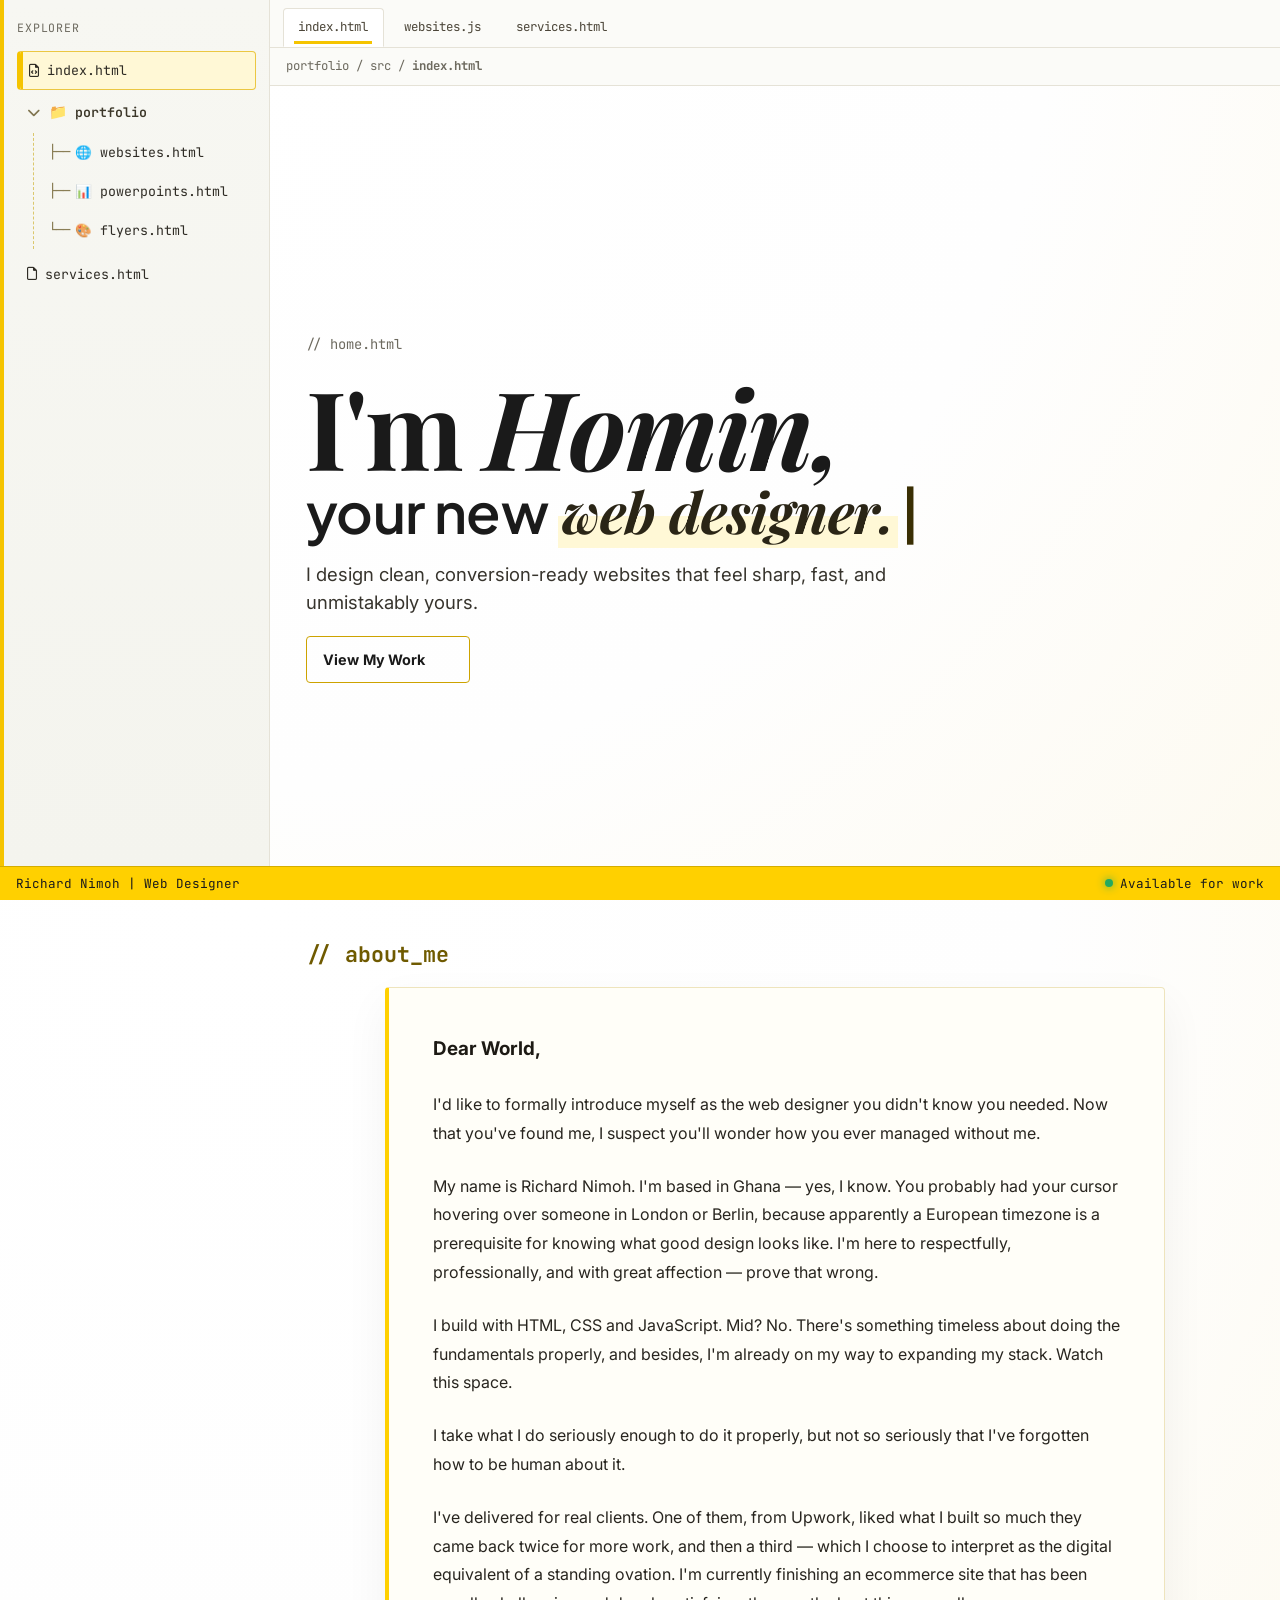
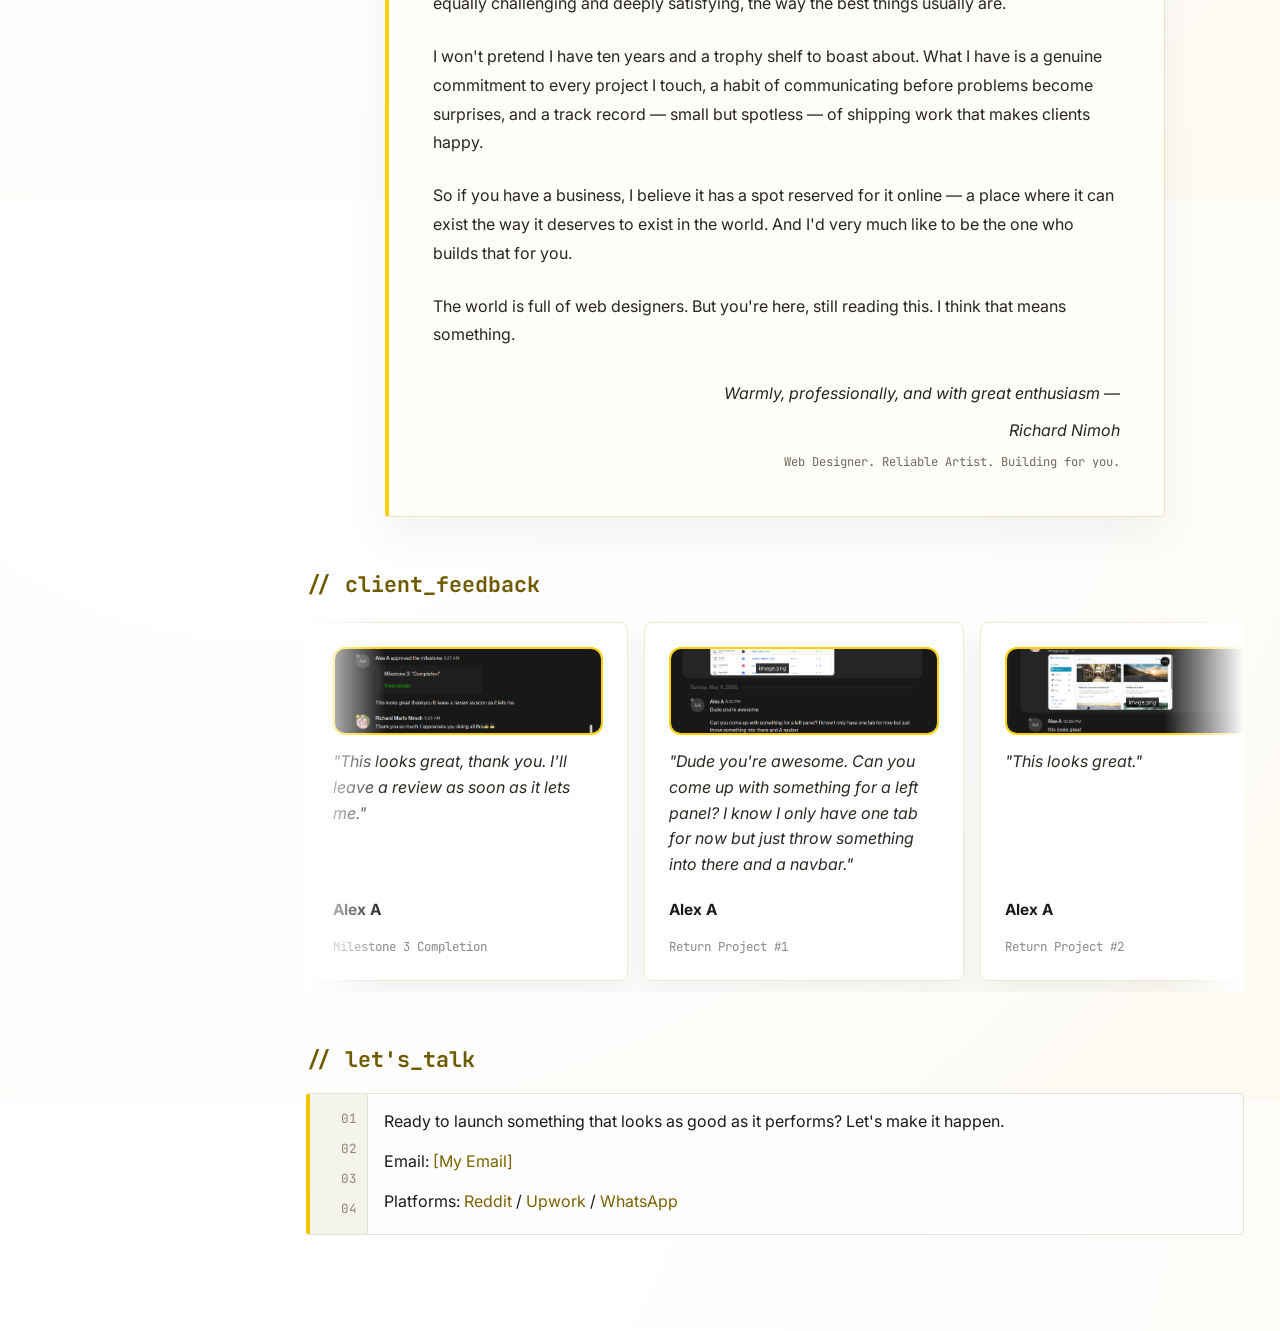
<file: index.html>
<!doctype html>
<html lang="en">
  <head>
    <meta charset="UTF-8" />
    <meta name="viewport" content="width=device-width, initial-scale=1.0" />
    <title>Homin | Home</title>
    <link rel="icon" type="image/svg+xml" href="assets/Logo.svg" />
    <link rel="preconnect" href="https://fonts.googleapis.com" />
    <link rel="preconnect" href="https://fonts.gstatic.com" crossorigin />
    <link
      href="https://fonts.googleapis.com/css2?family=Inter:wght@400;500;600;700;800&family=JetBrains+Mono:wght@400;500;700&family=Playfair+Display:ital,wght@0,600;0,700;0,800;1,700&family=Plus+Jakarta+Sans:wght@500;600;700;800&display=swap"
      rel="stylesheet"
    />
    <link
      rel="stylesheet"
      href="https://cdnjs.cloudflare.com/ajax/libs/font-awesome/6.5.2/css/all.min.css"
    />
    <link rel="stylesheet" href="style.css" />
  </head>
  <body>
    <div class="page-loader" id="pageLoader" aria-hidden="true">
      <div class="loader-inner">
        <p class="loader-type" id="loaderType" data-text="homin.dev"></p>
        <div class="loader-progress-track">
          <span class="loader-progress-bar" id="loaderProgress"></span>
        </div>
      </div>
    </div>
    <div class="top-progress" id="pageProgress" aria-hidden="true"></div>
    <div class="cursor-follower" id="cursorFollower" aria-hidden="true"></div>

    <div class="app-shell page-transition">
      <button
        class="mobile-menu-btn"
        id="menuToggle"
        aria-label="Toggle navigation"
      >
        <i class="fa-solid fa-bars"></i>
      </button>

      <aside class="sidebar" id="sidebar">
        <div class="sidebar-head">EXPLORER</div>
        <nav class="file-tree" aria-label="File navigation">
          <a class="file-item active" href="index.html"
            ><i class="fa-regular fa-file-code"></i> index.html</a
          >

          <button
            class="folder-toggle is-open"
            type="button"
            data-folder-toggle
            aria-expanded="true"
            aria-controls="portfolioFolder"
          >
            <span class="folder-chevron" aria-hidden="true"
              ><i class="fa-solid fa-chevron-right"></i
            ></span>
            <span class="folder-icon" aria-hidden="true">📁</span>
            <span class="folder-label">portfolio</span>
          </button>

          <div
            class="folder-children is-open"
            id="portfolioFolder"
            data-folder-panel
          >
            <a class="file-item child-file" href="websites.html"
              ><span class="tree-prefix">├──</span>🌐 websites.html</a
            >
            <a class="file-item child-file" href="powerpoints.html"
              ><span class="tree-prefix">├──</span>📊 powerpoints.html</a
            >
            <a class="file-item child-file" href="flyers.html"
              ><span class="tree-prefix">└──</span>🎨 flyers.html</a
            >
          </div>

          <a class="file-item" href="services.html"
            ><i class="fa-regular fa-file"></i> services.html</a
          >
        </nav>
      </aside>

      <div class="sidebar-backdrop" id="sidebarBackdrop"></div>

      <div class="main-column">
        <header class="editor-chrome">
          <div class="page-tabs" aria-label="Open tabs">
            <a class="tab-item active" href="index.html">
              index.html
              <span class="tab-dot" aria-hidden="true"></span>
            </a>
            <a class="tab-item" href="websites.html">websites.js</a>
            <a class="tab-item" href="services.html">services.html</a>
          </div>
          <div class="breadcrumb">
            <span>portfolio</span> / <span>src</span> /
            <strong>index.html</strong>
          </div>
        </header>

        <main class="content home-content">
          <section class="hero" id="top">
            <p class="section-label">// home.html</p>
            <h1 class="hero-headline">
              <span class="hero-name"
                ><span class="hero-word word-one">I'm</span>
                <span class="hero-word word-two">Homin,</span></span
              >
              <span class="hero-role-line"
                >your new <span class="hero-role">web designer.</span
                ><span class="cursor" aria-hidden="true">|</span></span
              >
            </h1>
            <p class="hero-subtext">
              I design clean, conversion-ready websites that feel sharp, fast,
              and unmistakably yours.
            </p>
            <a class="primary-btn" href="websites.html">View My Work</a>
          </section>

          <section class="code-block-section">
            <h2 class="section-comment">// about_me</h2>
            <div class="about-letter-card">
              <p class="letter-opening">Dear World,</p>
              <p>
                I'd like to formally introduce myself as the web designer you
                didn't know you needed. Now that you've found me, I suspect
                you'll wonder how you ever managed without me.
              </p>
              <p>
                My name is Richard Nimoh. I'm based in Ghana — yes, I know. You
                probably had your cursor hovering over someone in London or
                Berlin, because apparently a European timezone is a prerequisite
                for knowing what good design looks like. I'm here to
                respectfully, professionally, and with great affection — prove
                that wrong.
              </p>
              <p>
                I build with HTML, CSS and JavaScript. Mid? No. There's
                something timeless about doing the fundamentals properly, and
                besides, I'm already on my way to expanding my stack. Watch this
                space.
              </p>
              <p>
                I take what I do seriously enough to do it properly, but not so
                seriously that I've forgotten how to be human about it.
              </p>
              <p>
                I've delivered for real clients. One of them, from Upwork, liked
                what I built so much they came back twice for more work, and
                then a third — which I choose to interpret as the digital
                equivalent of a standing ovation. I'm currently finishing an
                ecommerce site that has been equally challenging and deeply
                satisfying, the way the best things usually are.
              </p>
              <p>
                I won't pretend I have ten years and a trophy shelf to boast
                about. What I have is a genuine commitment to every project I
                touch, a habit of communicating before problems become
                surprises, and a track record — small but spotless — of shipping
                work that makes clients happy.
              </p>
              <p>
                So if you have a business, I believe it has a spot reserved for
                it online — a place where it can exist the way it deserves to
                exist in the world. And I'd very much like to be the one who
                builds that for you.
              </p>
              <p>
                The world is full of web designers. But you're here, still
                reading this. I think that means something.
              </p>
              <div class="letter-signoff">
                <p>Warmly, professionally, and with great enthusiasm —</p>
                <p>Richard Nimoh</p>
                <p class="letter-tagline">
                  Web Designer. Reliable Artist. Building for you.
                </p>
              </div>
            </div>
          </section>

          <section class="testimonials-section">
            <h2 class="section-comment">// client_feedback</h2>
            <div class="testimonials-row" data-testimonials-carousel>
              <div class="testimonials-track">
                <div class="testimonials-set">
                  <article class="testimonial-card">
                    <button
                      class="testimonial-media"
                      type="button"
                      data-testimonial-initials="AA"
                      data-testimonial-image="assets/testimonials/alex-a-milestone-review.png"
                      aria-label="View testimonial image for Alex A"
                    >
                      <img
                        src="assets/testimonials/alex-a-milestone-review.png"
                        alt="Alex A approval message after milestone completion"
                        loading="lazy"
                      />
                    </button>
                    <p class="quote">
                      "This looks great, thank you. I'll leave a review as soon
                      as it lets me."
                    </p>
                    <p class="client-name">Alex A</p>
                    <p class="service-used">Milestone 3 Completion</p>
                  </article>
                  <article class="testimonial-card">
                    <button
                      class="testimonial-media"
                      type="button"
                      data-testimonial-initials="AA"
                      data-testimonial-image="assets/testimonials/alex-a-left-panel-return.png"
                      aria-label="View testimonial image for Alex A"
                    >
                      <img
                        src="assets/testimonials/alex-a-left-panel-return.png"
                        alt="Alex A returning with a left panel and navbar request"
                        loading="lazy"
                      />
                    </button>
                    <p class="quote">
                      "Dude you're awesome. Can you come up with something for a
                      left panel? I know I only have one tab for now but just
                      throw something into there and a navbar."
                    </p>
                    <p class="client-name">Alex A</p>
                    <p class="service-used">Return Project #1</p>
                  </article>
                  <article class="testimonial-card">
                    <button
                      class="testimonial-media"
                      type="button"
                      data-testimonial-initials="AA"
                      data-testimonial-image="assets/testimonials/alex-a-bookmark-manager-return.png"
                      aria-label="View testimonial image for Alex A"
                    >
                      <img
                        src="assets/testimonials/alex-a-bookmark-manager-return.png"
                        alt="Alex A approval message for the bookmark manager UI"
                        loading="lazy"
                      />
                    </button>
                    <p class="quote">"This looks great."</p>
                    <p class="client-name">Alex A</p>
                    <p class="service-used">Return Project #2</p>
                  </article>
                  <article class="testimonial-card">
                    <button
                      class="testimonial-media"
                      type="button"
                      style="--testimonial-media-ratio: 718 / 524"
                      data-testimonial-initials="RS"
                      data-testimonial-image="assets/testimonials/reverence-school-principal-great-job.jpeg"
                      aria-label="View testimonial image for Principal of Reverence School"
                    >
                      <img
                        src="assets/testimonials/reverence-school-principal-great-job.jpeg"
                        alt="Principal of Reverence School saying great job after a website article update"
                        loading="lazy"
                      />
                    </button>
                    <p class="quote">"Great job."</p>
                    <p class="client-name">Principal of Reverence School</p>
                    <p class="service-used">Reverence School Website</p>
                  </article>
                </div>
              </div>
            </div>
          </section>

          <section class="contact-section" id="contact">
            <h2 class="section-comment">// let's_talk</h2>
            <div class="code-block">
              <div class="line-numbers" aria-hidden="true">
                <span>01</span>
                <span>02</span>
                <span>03</span>
                <span>04</span>
              </div>
              <div class="line-content">
                <p>
                  Ready to launch something that looks as good as it performs?
                  Let's make it happen.
                </p>
                <p>
                  Email:
                  <a href="mailto:richardhomin@gmail.com" target="_blank"
                    >[My Email]</a
                  >
                </p>
                <p>
                  Platforms:
                  <a
                    href="https://www.reddit.com/u/Dev_Homin/s/bpkkuGiE9S"
                    target="_blank"
                    >Reddit</a
                  >
                  /
                  <a
                    href="https://www.upwork.com/freelancers/~01f9f17329d4063274?mp_source=share"
                    target="_blank"
                    >Upwork</a
                  >
                  /
                  <a href="https://wa.me/233501363010" target="_blank"
                    >WhatsApp</a
                  >
                </p>
              </div>
            </div>
          </section>
        </main>
      </div>
    </div>

    <footer class="status-bar">
      <div class="status-left">Richard Nimoh | Web Designer</div>
      <div class="status-right">
        <span class="availability-dot" aria-hidden="true"></span>Available for
        work
      </div>
    </footer>

    <script src="main.js"></script>
  </body>
</html>
</file>
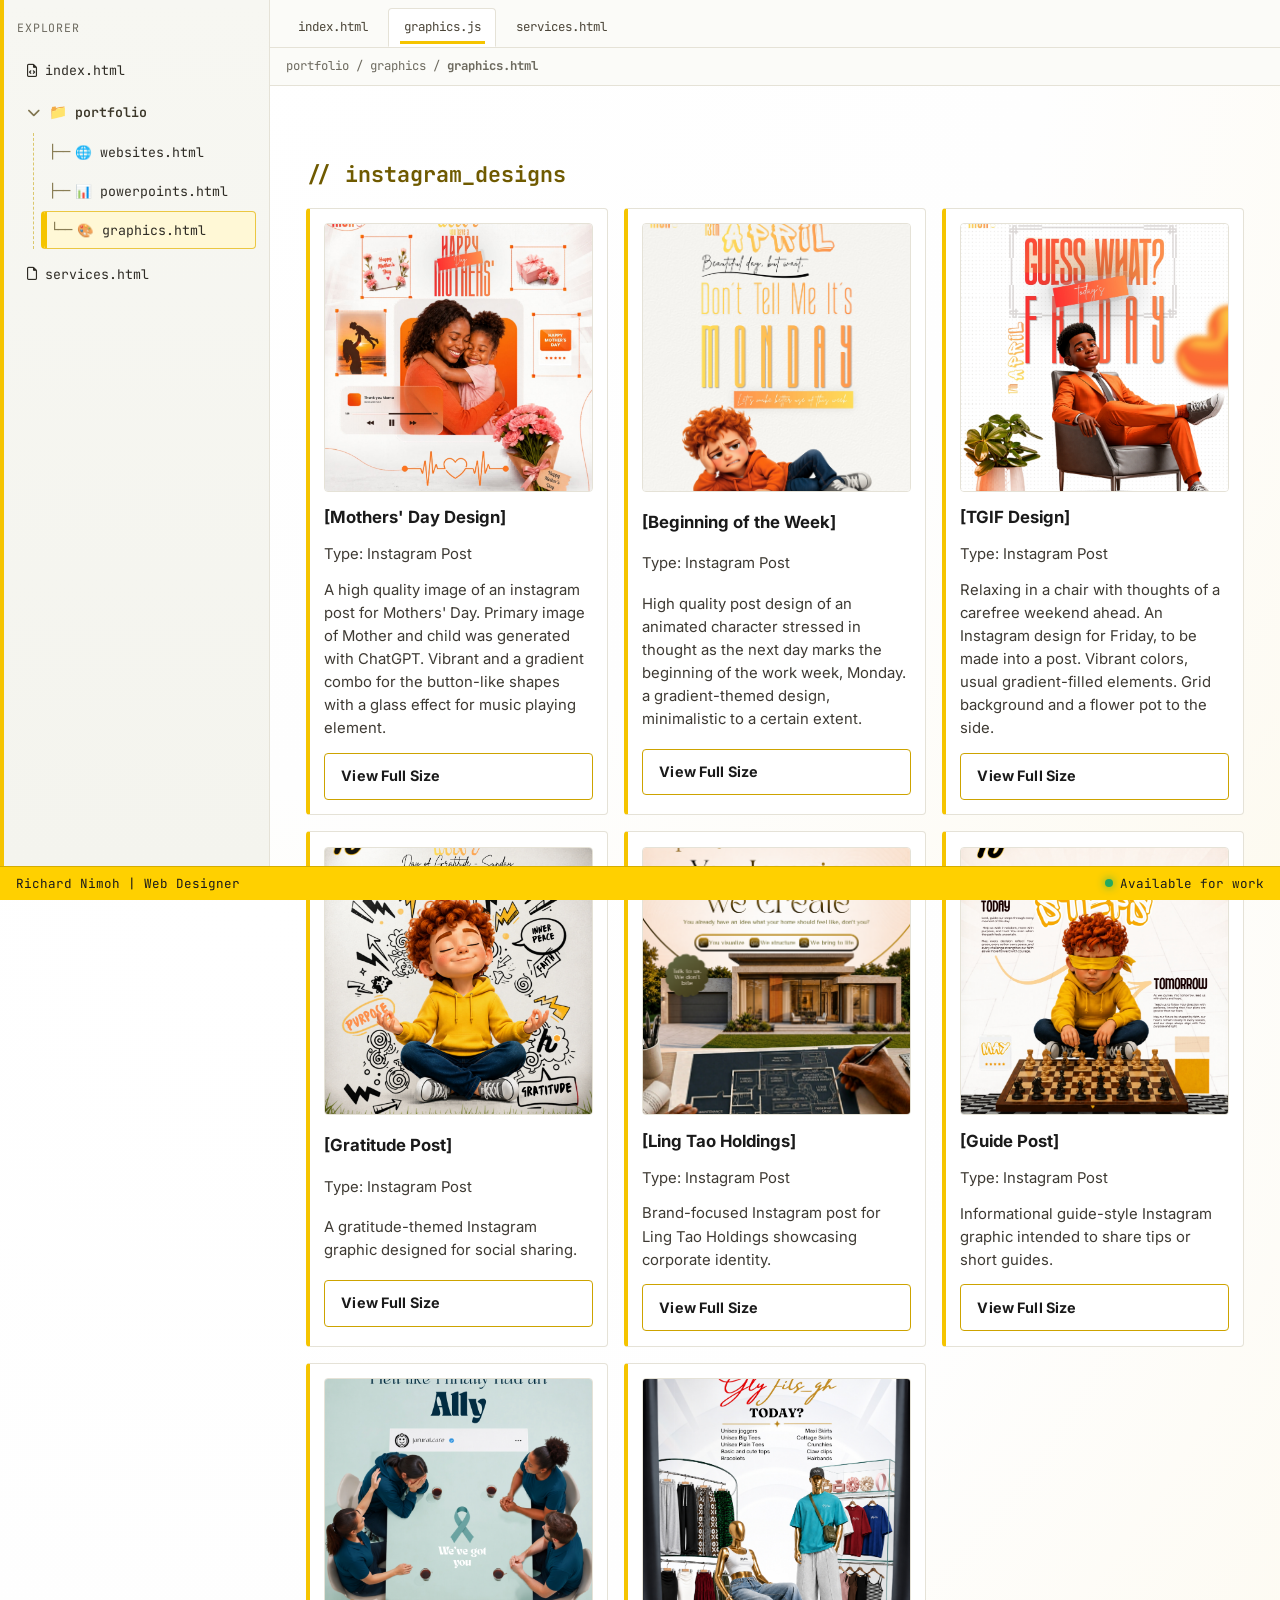
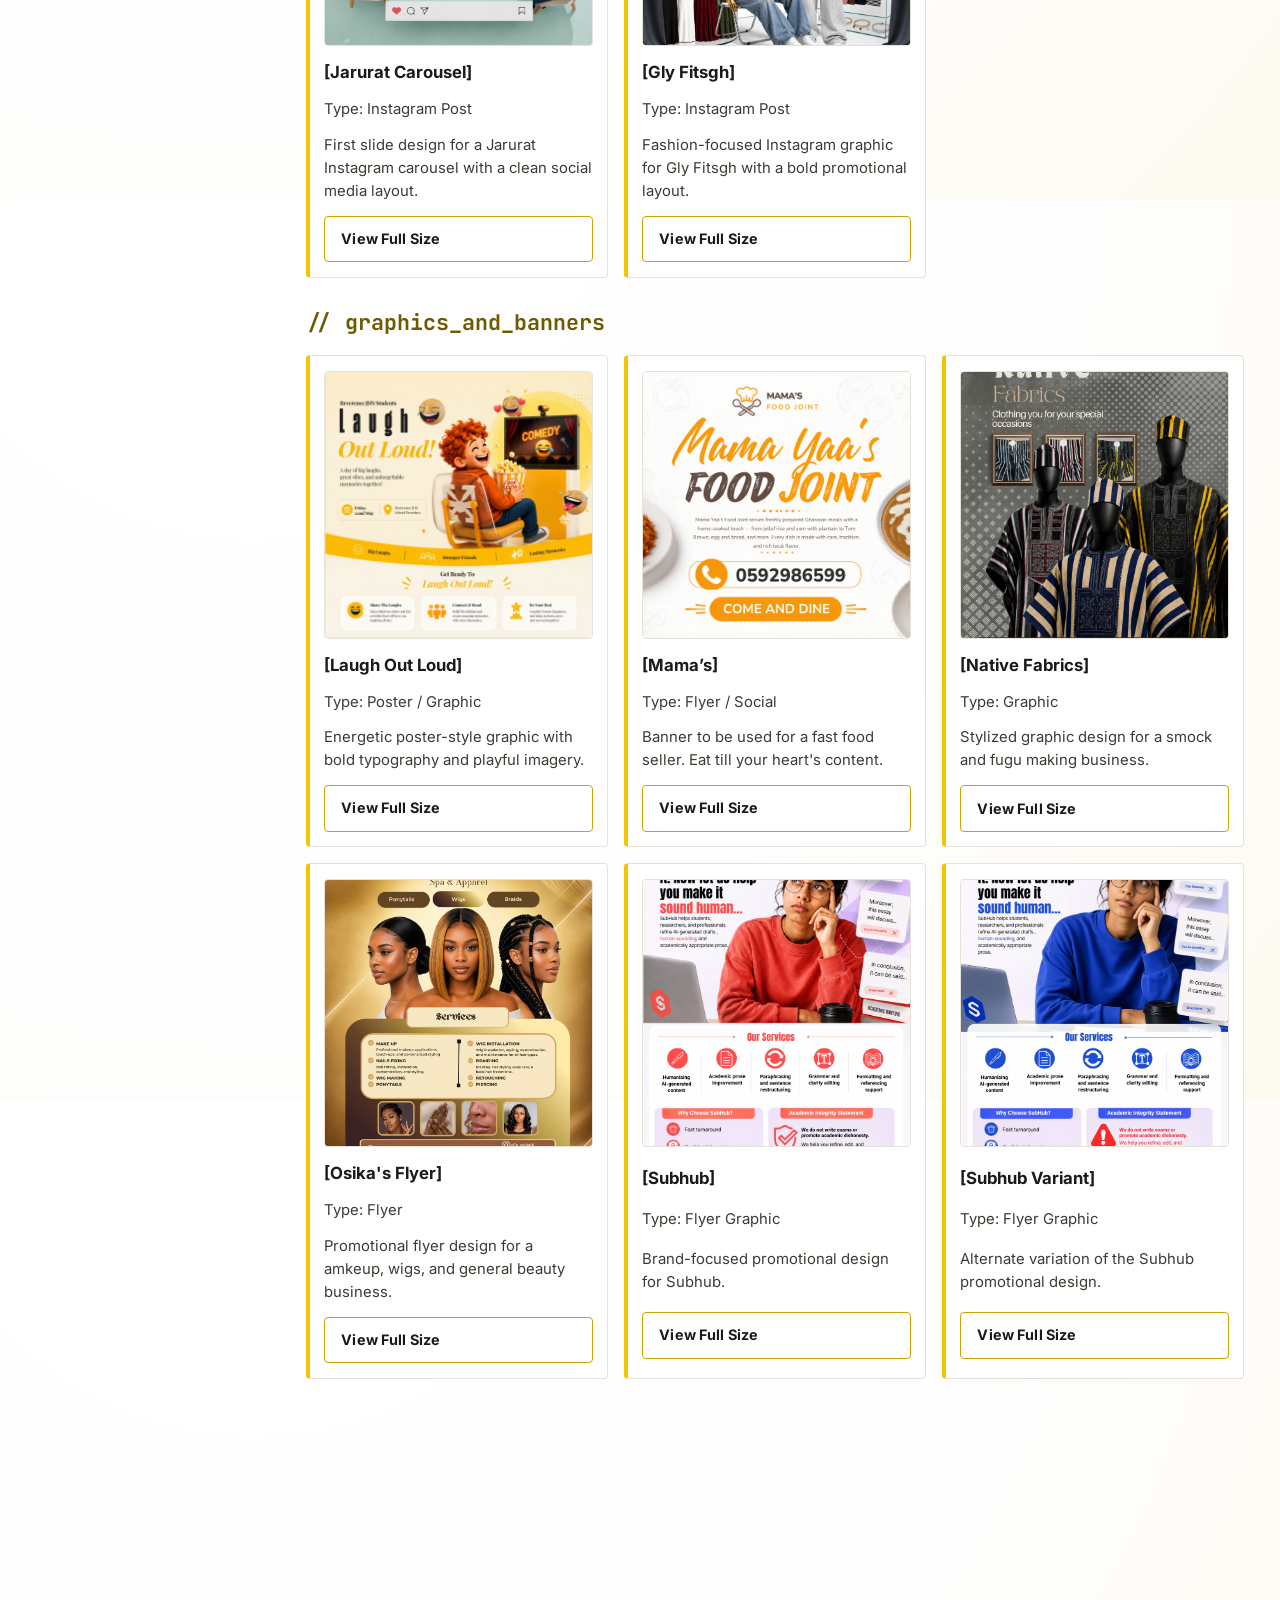
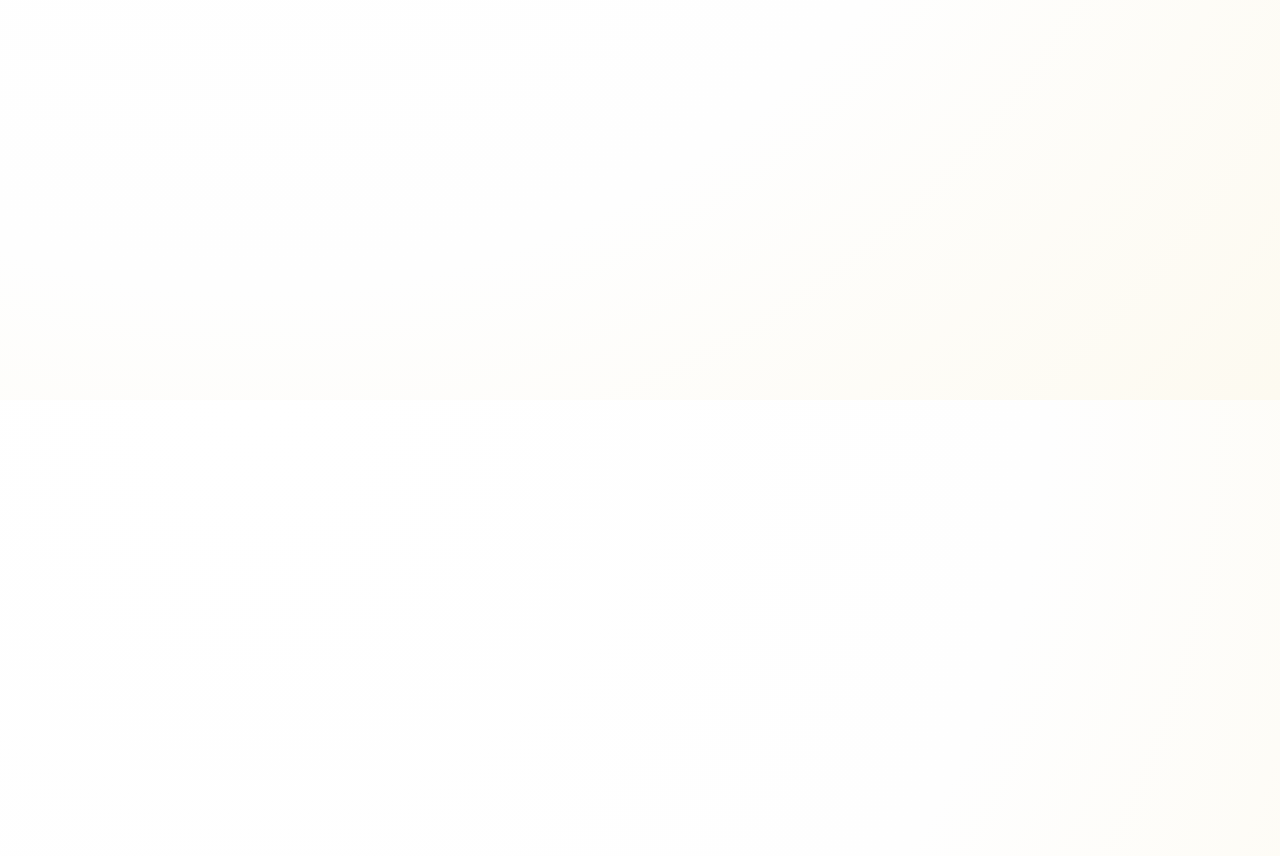
<file: flyers.html>
<!doctype html>
<html lang="en">
  <head>
    <meta charset="UTF-8" />
    <meta name="viewport" content="width=device-width, initial-scale=1.0" />
    <title>Homin | Graphics</title>
    <link rel="icon" type="image/svg+xml" href="assets/Logo.svg" />
    <link rel="preconnect" href="https://fonts.googleapis.com" />
    <link rel="preconnect" href="https://fonts.gstatic.com" crossorigin />
    <link
      href="https://fonts.googleapis.com/css2?family=Inter:wght@400;500;600;700;800&family=JetBrains+Mono:wght@400;500;700&family=Playfair+Display:ital,wght@0,600;0,700;0,800;1,700&family=Plus+Jakarta+Sans:wght@500;600;700;800&display=swap"
      rel="stylesheet"
    />
    <link
      rel="stylesheet"
      href="https://cdnjs.cloudflare.com/ajax/libs/font-awesome/6.5.2/css/all.min.css"
    />
    <link rel="stylesheet" href="style.css" />
  </head>
  <body>
    <div class="page-loader" id="pageLoader" aria-hidden="true">
      <div class="loader-inner">
        <p class="loader-type" id="loaderType" data-text="homin.dev"></p>
        <div class="loader-progress-track">
          <span class="loader-progress-bar" id="loaderProgress"></span>
        </div>
      </div>
    </div>
    <div class="top-progress" id="pageProgress" aria-hidden="true"></div>
    <div class="cursor-follower" id="cursorFollower" aria-hidden="true"></div>

    <div class="app-shell page-transition">
      <button
        class="mobile-menu-btn"
        id="menuToggle"
        aria-label="Toggle navigation"
      >
        <i class="fa-solid fa-bars"></i>
      </button>

      <aside class="sidebar" id="sidebar">
        <div class="sidebar-head">EXPLORER</div>
        <nav class="file-tree" aria-label="File navigation">
          <a class="file-item" href="index.html"
            ><i class="fa-regular fa-file-code"></i> index.html</a
          >

          <button
            class="folder-toggle is-open"
            type="button"
            data-folder-toggle
            aria-expanded="true"
            aria-controls="portfolioFolder"
          >
            <span class="folder-chevron" aria-hidden="true"
              ><i class="fa-solid fa-chevron-right"></i
            ></span>
            <span class="folder-icon" aria-hidden="true">📁</span>
            <span class="folder-label">portfolio</span>
          </button>

          <div
            class="folder-children is-open"
            id="portfolioFolder"
            data-folder-panel
          >
            <a class="file-item child-file" href="websites.html"
              ><span class="tree-prefix">├──</span>🌐 websites.html</a
            >
            <a class="file-item child-file" href="powerpoints.html"
              ><span class="tree-prefix">├──</span>📊 powerpoints.html</a
            >
            <a class="file-item child-file active" href="flyers.html"
              ><span class="tree-prefix">└──</span>🎨 graphics.html</a
            >
          </div>

          <a class="file-item" href="services.html"
            ><i class="fa-regular fa-file"></i> services.html</a
          >
        </nav>
      </aside>

      <div class="sidebar-backdrop" id="sidebarBackdrop"></div>

      <div class="main-column">
        <header class="editor-chrome">
          <div class="page-tabs" aria-label="Open tabs">
            <a class="tab-item" href="index.html">index.html</a>
            <a class="tab-item active" href="flyers.html">
              graphics.js
              <span class="tab-dot" aria-hidden="true"></span>
            </a>
            <a class="tab-item" href="services.html">services.html</a>
          </div>
          <div class="breadcrumb">
            <span>portfolio</span> / <span>graphics</span> /
            <strong>graphics.html</strong>
          </div>
        </header>

        <main class="content portfolio-content">
          <section class="instagram-section">
            <h2 class="section-comment sub-comment">// instagram_designs</h2>
            <div class="project-grid">
              <article class="project-card">
                <img
                  class="project-thumb"
                  src="assets/Happy%20Mothers'%20Day.jpg"
                  alt="Happy Mother's Day Instagram design"
                />
                <h3>[Mothers' Day Design]</h3>
                <p>Type: Instagram Post</p>
                <p>
                  A high quality image of an instagram post for Mothers' Day.
                  Primary image of Mother and child was generated with ChatGPT.
                  Vibrant and a gradient combo for the button-like shapes with a
                  glass effect for music playing element.
                </p>
                <a class="visit-btn" href="#">View Full Size</a>
              </article>

              <article class="project-card">
                <img
                  class="project-thumb"
                  src="assets/Monday.jpg"
                  alt="Don't Tell Me It's Monday Instagram design"
                />
                <h3>[Beginning of the Week]</h3>
                <p>Type: Instagram Post</p>
                <p>
                  High quality post design of an animated character stressed in
                  thought as the next day marks the beginning of the work week,
                  Monday. a gradient-themed design, minimalistic to a certain
                  extent.
                </p>
                <a class="visit-btn" href="#">View Full Size</a>
              </article>

              <article class="project-card">
                <img
                  class="project-thumb"
                  src="assets/Friday.jpg"
                  alt="Guess What? Friday Instagram design"
                />
                <h3>[TGIF Design]</h3>
                <p>Type: Instagram Post</p>
                <p>
                  Relaxing in a chair with thoughts of a carefree weekend ahead.
                  An Instagram design for Friday, to be made into a post.
                  Vibrant colors, usual gradient-filled elements. Grid
                  background and a flower pot to the side.
                </p>
                <a class="visit-btn" href="#">View Full Size</a>
              </article>
              <article class="project-card">
                <img
                  class="project-thumb"
                  src="assets/GratitudeInsta.jpg"
                  alt="Gratitude Instagram design"
                />
                <h3>[Gratitude Post]</h3>
                <p>Type: Instagram Post</p>
                <p>
                  A gratitude-themed Instagram graphic designed for social
                  sharing.
                </p>
                <a class="visit-btn" href="#">View Full Size</a>
              </article>

              <article class="project-card">
                <img
                  class="project-thumb"
                  src="assets/LingTaoHoldingsInsta.png"
                  alt="Ling Tao Holdings Instagram design"
                />
                <h3>[Ling Tao Holdings]</h3>
                <p>Type: Instagram Post</p>
                <p>
                  Brand-focused Instagram post for Ling Tao Holdings showcasing
                  corporate identity.
                </p>
                <a class="visit-btn" href="#">View Full Size</a>
              </article>

              <article class="project-card">
                <img
                  class="project-thumb"
                  src="assets/GuideInsta.jpg"
                  alt="Guide Instagram design"
                />
                <h3>[Guide Post]</h3>
                <p>Type: Instagram Post</p>
                <p>
                  Informational guide-style Instagram graphic intended to share
                  tips or short guides.
                </p>
                <a class="visit-btn" href="#">View Full Size</a>
              </article>

              <article class="project-card">
                <img
                  class="project-thumb"
                  src="assets/Jarurat%20Carousel%20First.jpg"
                  alt="Jarurat carousel Instagram design"
                />
                <h3>[Jarurat Carousel]</h3>
                <p>Type: Instagram Post</p>
                <p>
                  First slide design for a Jarurat Instagram carousel with a
                  clean social media layout.
                </p>
                <a class="visit-btn" href="#">View Full Size</a>
              </article>

              <article class="project-card">
                <img
                  class="project-thumb"
                  src="assets/Gly_Fitsgh%20.jpg"
                  alt="Gly Fitsgh Instagram design"
                />
                <h3>[Gly Fitsgh]</h3>
                <p>Type: Instagram Post</p>
                <p>
                  Fashion-focused Instagram graphic for Gly Fitsgh with a bold
                  promotional layout.
                </p>
                <a class="visit-btn" href="#">View Full Size</a>
              </article>
            </div>
            <h2 class="section-comment sub-comment">// graphics_and_banners</h2>
            <div class="project-grid">
              <article class="project-card">
                <img
                  class="project-thumb"
                  src="assets/Laugh Out Loud.jpg"
                  alt="Laugh Out Loud graphic"
                />
                <h3>[Laugh Out Loud]</h3>
                <p>Type: Poster / Graphic</p>
                <p>
                  Energetic poster-style graphic with bold typography and
                  playful imagery.
                </p>
                <a class="visit-btn" href="#">View Full Size</a>
              </article>

              <article class="project-card">
                <img
                  class="project-thumb"
                  src="assets/Mama’s.png"
                  alt="Mama's graphic"
                />
                <h3>[Mama’s]</h3>
                <p>Type: Flyer / Social</p>
                <p>
                  Banner to be used for a fast food seller. Eat till your
                  heart's content.
                </p>
                <a class="visit-btn" href="#">View Full Size</a>
              </article>

              <article class="project-card">
                <img
                  class="project-thumb"
                  src="assets/Native New.jpg"
                  alt="Native New graphic"
                />
                <h3>[Native Fabrics]</h3>
                <p>Type: Graphic</p>
                <p>
                  Stylized graphic design for a smock and fugu making business.
                </p>
                <a class="visit-btn" href="#">View Full Size</a>
              </article>

              <article class="project-card">
                <img
                  class="project-thumb"
                  src="assets/Osika's Flyer New.jpg"
                  alt="Osika's Flyer"
                />
                <h3>[Osika's Flyer]</h3>
                <p>Type: Flyer</p>
                <p>
                  Promotional flyer design for a amkeup, wigs, and general
                  beauty business.
                </p>
                <a class="visit-btn" href="#">View Full Size</a>
              </article>

              <article class="project-card">
                <img
                  class="project-thumb"
                  src="assets/Subhub New.jpg"
                  alt="Subhub graphic"
                />
                <h3>[Subhub]</h3>
                <p>Type: Flyer Graphic</p>
                <p>Brand-focused promotional design for Subhub.</p>
                <a class="visit-btn" href="#">View Full Size</a>
              </article>

              <article class="project-card">
                <img
                  class="project-thumb"
                  src="assets/Subhub New1.jpg"
                  alt="Subhub alternate graphic"
                />
                <h3>[Subhub Variant]</h3>
                <p>Type: Flyer Graphic</p>
                <p>Alternate variation of the Subhub promotional design.</p>
                <a class="visit-btn" href="#">View Full Size</a>
              </article>

              <article class="project-card">
                <img
                  class="project-thumb"
                  src="assets/erica.jpg"
                  alt="Erica promotional graphic"
                />
                <h3>[Erilora]</h3>
                <p>Type: Flyer Graphic</p>
                <p>
                  Portrait-driven promotional flyer for a thrifting business.
                  Erilora.
                </p>
                <a class="visit-btn" href="#">View Full Size</a>
              </article>
            </div>
          </section>

          <section class="under-construction-wrap">
            <h2 class="section-comment sub-comment">// brand_graphics</h2>
            <div class="project-grid">
              <article class="project-card">
                <img
                  class="project-thumb"
                  src="assets/ReadDelight (2).png"
                  alt="ReadDelight brand graphic"
                />
                <h3>[ReadDelight]</h3>
                <p>Type: Logo Graphic</p>
                <p>
                  Png logo iage for ReadDelight Africa. An amazing reading club
                  and family.
                </p>
                <a class="visit-btn" href="#">View Full Size</a>
              </article>

              <article class="project-card">
                <div class="thumb-placeholder">Brand Kit Preview</div>
                <h3>[Brand Project Name]</h3>
                <p>Type:</p>
                <p>
                  [Placeholder Description] A small description and sumary about
                  the flyer goes here.
                </p>
                <a class="visit-btn" href="#">View Full Size</a>
              </article>

              <article class="project-card">
                <div class="thumb-placeholder">Brand Kit Preview</div>
                <h3>[Brand Project Name]</h3>
                <p>Type:</p>
                <p>
                  [Placeholder Description] A small description and sumary about
                  the flyer goes here.
                </p>
                <a class="visit-btn" href="#">View Full Size</a>
              </article>
            </div>
          </section>
        </main>
      </div>
    </div>

    <footer class="status-bar">
      <div class="status-left">Richard Nimoh | Web Designer</div>
      <div class="status-right">
        <span class="availability-dot" aria-hidden="true"></span>Available for
        work
      </div>
    </footer>

    <script src="main.js"></script>
  </body>
</html>
</file>
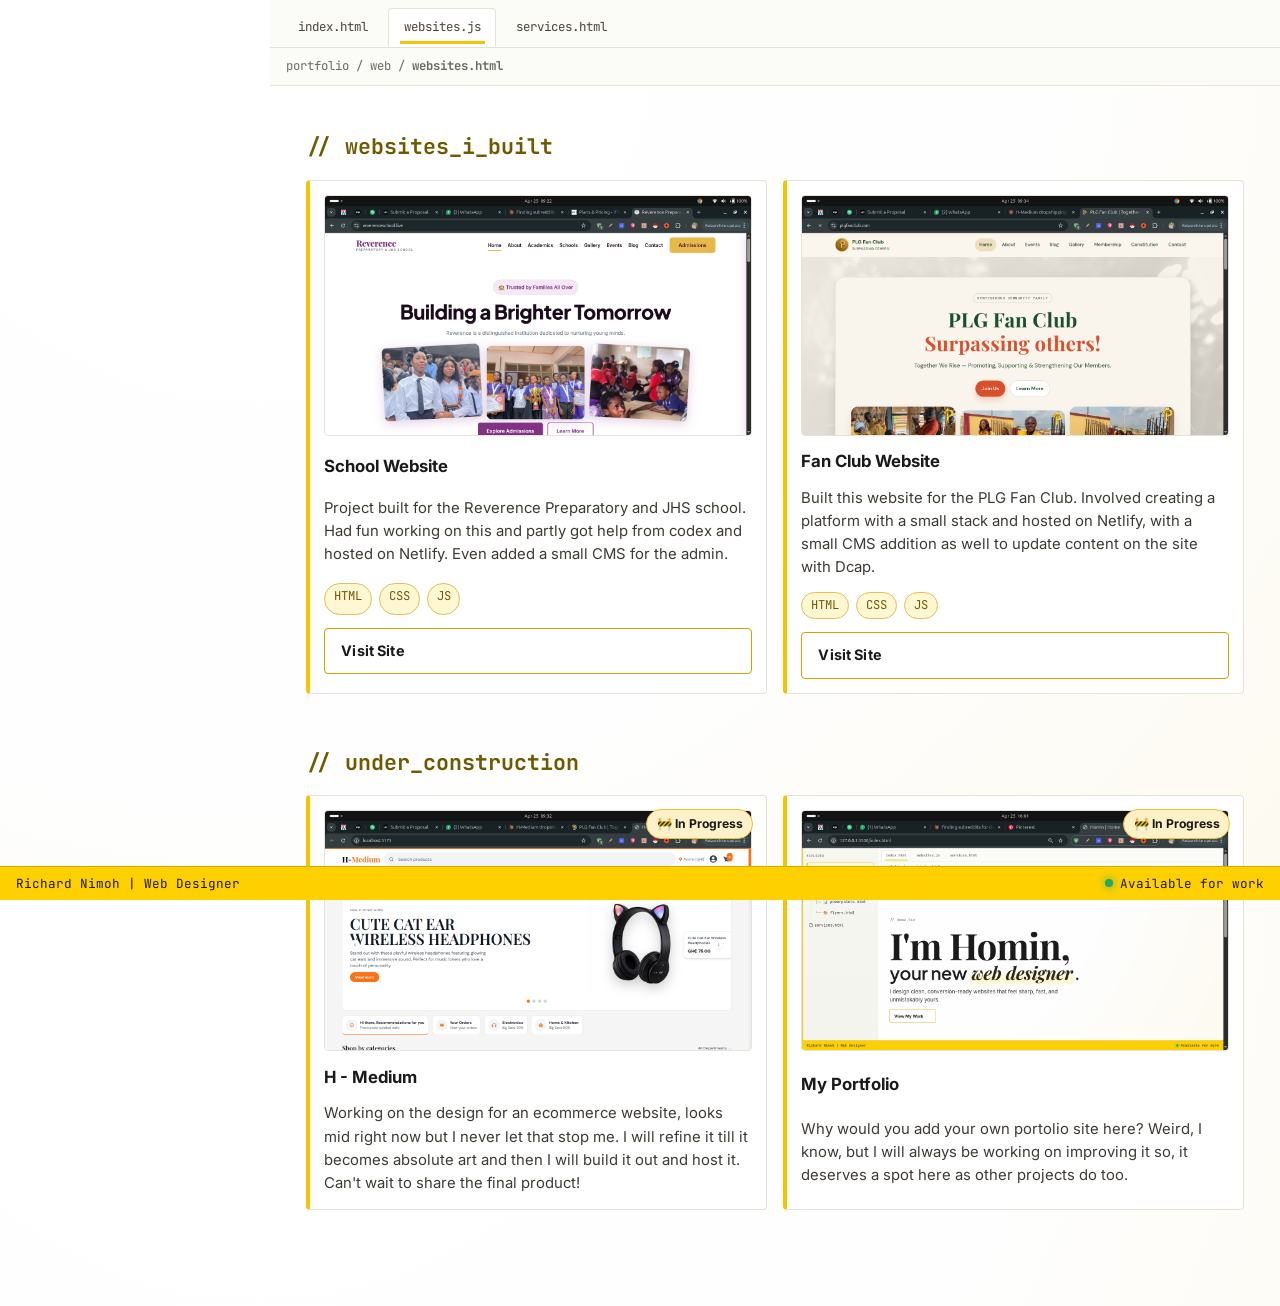
<file: portfolio.html>
<!doctype html>
<html lang="en">
  <head>
    <meta charset="UTF-8" />
    <meta http-equiv="refresh" content="0; url=websites.html" />
    <meta name="viewport" content="width=device-width, initial-scale=1.0" />
    <title>Redirecting...</title>
    <link rel="icon" type="image/svg+xml" href="assets/Logo.svg" />
  </head>
  <body>
    <p>Redirecting to <a href="websites.html">websites.html</a>...</p>
    <script>
      window.location.replace("websites.html");
    </script>
  </body>
</html>
</file>
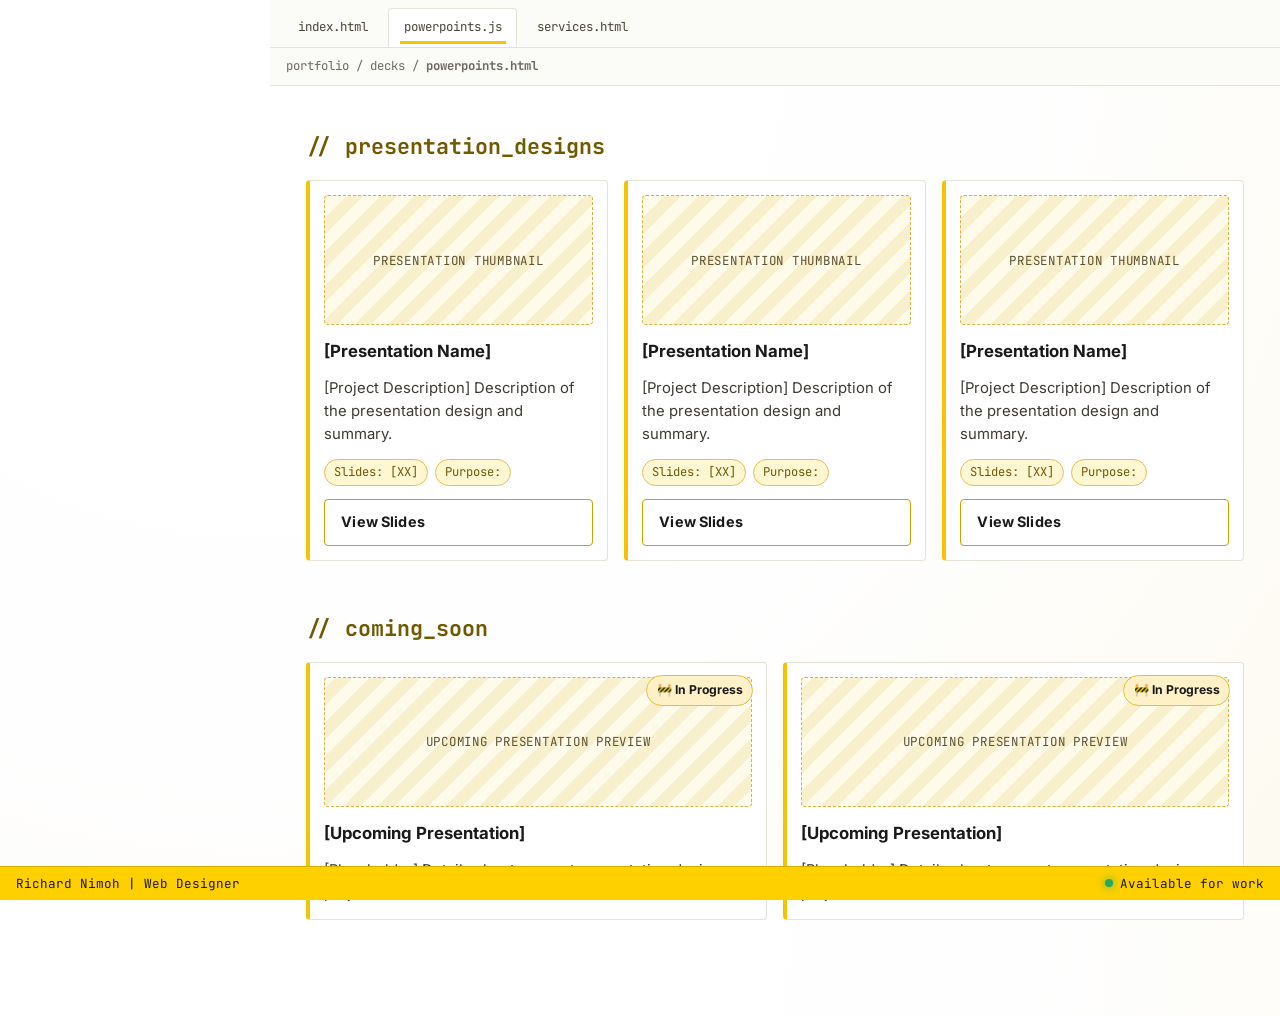
<file: powerpoints.html>
<!doctype html>
<html lang="en">
  <head>
    <meta charset="UTF-8" />
    <meta name="viewport" content="width=device-width, initial-scale=1.0" />
    <title>Homin | PowerPoints</title>
    <link rel="icon" type="image/svg+xml" href="assets/Logo.svg" />
    <link rel="preconnect" href="https://fonts.googleapis.com" />
    <link rel="preconnect" href="https://fonts.gstatic.com" crossorigin />
    <link
      href="https://fonts.googleapis.com/css2?family=Inter:wght@400;500;600;700;800&family=JetBrains+Mono:wght@400;500;700&family=Playfair+Display:ital,wght@0,600;0,700;0,800;1,700&family=Plus+Jakarta+Sans:wght@500;600;700;800&display=swap"
      rel="stylesheet"
    />
    <link
      rel="stylesheet"
      href="https://cdnjs.cloudflare.com/ajax/libs/font-awesome/6.5.2/css/all.min.css"
    />
    <link rel="stylesheet" href="style.css" />
  </head>
  <body>
    <div class="page-loader" id="pageLoader" aria-hidden="true">
      <div class="loader-inner">
        <p class="loader-type" id="loaderType" data-text="homin.dev"></p>
        <div class="loader-progress-track">
          <span class="loader-progress-bar" id="loaderProgress"></span>
        </div>
      </div>
    </div>
    <div class="top-progress" id="pageProgress" aria-hidden="true"></div>
    <div class="cursor-follower" id="cursorFollower" aria-hidden="true"></div>

    <div class="app-shell page-transition">
      <button
        class="mobile-menu-btn"
        id="menuToggle"
        aria-label="Toggle navigation"
      >
        <i class="fa-solid fa-bars"></i>
      </button>

      <aside class="sidebar" id="sidebar">
        <div class="sidebar-head">EXPLORER</div>
        <nav class="file-tree" aria-label="File navigation">
          <a class="file-item" href="index.html"
            ><i class="fa-regular fa-file-code"></i> index.html</a
          >

          <button
            class="folder-toggle is-open"
            type="button"
            data-folder-toggle
            aria-expanded="true"
            aria-controls="portfolioFolder"
          >
            <span class="folder-chevron" aria-hidden="true"
              ><i class="fa-solid fa-chevron-right"></i
            ></span>
            <span class="folder-icon" aria-hidden="true">📁</span>
            <span class="folder-label">portfolio</span>
          </button>

          <div
            class="folder-children is-open"
            id="portfolioFolder"
            data-folder-panel
          >
            <a class="file-item child-file" href="websites.html"
              ><span class="tree-prefix">├──</span>🌐 websites.html</a
            >
            <a class="file-item child-file active" href="powerpoints.html"
              ><span class="tree-prefix">├──</span>📊 powerpoints.html</a
            >
            <a class="file-item child-file" href="flyers.html"
              ><span class="tree-prefix">└──</span>🎨 flyers.html</a
            >
          </div>

          <a class="file-item" href="services.html"
            ><i class="fa-regular fa-file"></i> services.html</a
          >
        </nav>
      </aside>

      <div class="sidebar-backdrop" id="sidebarBackdrop"></div>

      <div class="main-column">
        <header class="editor-chrome">
          <div class="page-tabs" aria-label="Open tabs">
            <a class="tab-item" href="index.html">index.html</a>
            <a class="tab-item active" href="powerpoints.html">
              powerpoints.js
              <span class="tab-dot" aria-hidden="true"></span>
            </a>
            <a class="tab-item" href="services.html">services.html</a>
          </div>
          <div class="breadcrumb">
            <span>portfolio</span> / <span>decks</span> /
            <strong>powerpoints.html</strong>
          </div>
        </header>

        <main class="content portfolio-content">
          <section>
            <h1 class="section-comment">// presentation_designs</h1>
            <div class="project-grid">
              <article class="project-card">
                <div class="thumb-placeholder">Presentation Thumbnail</div>
                <h3>[Presentation Name]</h3>
                <p>
                  [Project Description] Description of the presentation design
                  and summary.
                </p>
                <div class="meta-row">
                  <span>Slides: [XX]</span>
                  <span>Purpose: </span>
                </div>
                <a class="visit-btn" href="#">View Slides</a>
              </article>

              <article class="project-card">
                <div class="thumb-placeholder">Presentation Thumbnail</div>
                <h3>[Presentation Name]</h3>
                <p>
                  [Project Description] Description of the presentation design
                  and summary.
                </p>
                <div class="meta-row">
                  <span>Slides: [XX]</span>
                  <span>Purpose: </span>
                </div>
                <a class="visit-btn" href="#">View Slides</a>
              </article>

              <article class="project-card">
                <div class="thumb-placeholder">Presentation Thumbnail</div>
                <h3>[Presentation Name]</h3>
                <p>
                  [Project Description] Description of the presentation design
                  and summary.
                </p>
                <div class="meta-row">
                  <span>Slides: [XX]</span>
                  <span>Purpose: </span>
                </div>
                <a class="visit-btn" href="#">View Slides</a>
              </article>
            </div>
          </section>

          <section class="under-construction-wrap">
            <h2 class="section-comment">// coming_soon</h2>
            <div class="project-grid">
              <article class="project-card in-progress">
                <span class="badge">🚧 In Progress</span>
                <div class="thumb-placeholder">
                  Upcoming presentation Preview
                </div>
                <h3>[Upcoming Presentation]</h3>
                <p>
                  [Placeholder] Details about my next presentation design
                  project here.
                </p>
              </article>

              <article class="project-card in-progress">
                <span class="badge">🚧 In Progress</span>
                <div class="thumb-placeholder">
                  Upcoming presentation Preview
                </div>
                <h3>[Upcoming Presentation]</h3>
                <p>
                  [Placeholder] Details about my next presentation design
                  project here.
                </p>
              </article>
            </div>
          </section>
        </main>
      </div>
    </div>

    <footer class="status-bar">
      <div class="status-left">Richard Nimoh | Web Designer</div>
      <div class="status-right">
        <span class="availability-dot" aria-hidden="true"></span>Available for
        work
      </div>
    </footer>

    <script src="main.js"></script>
  </body>
</html>
</file>
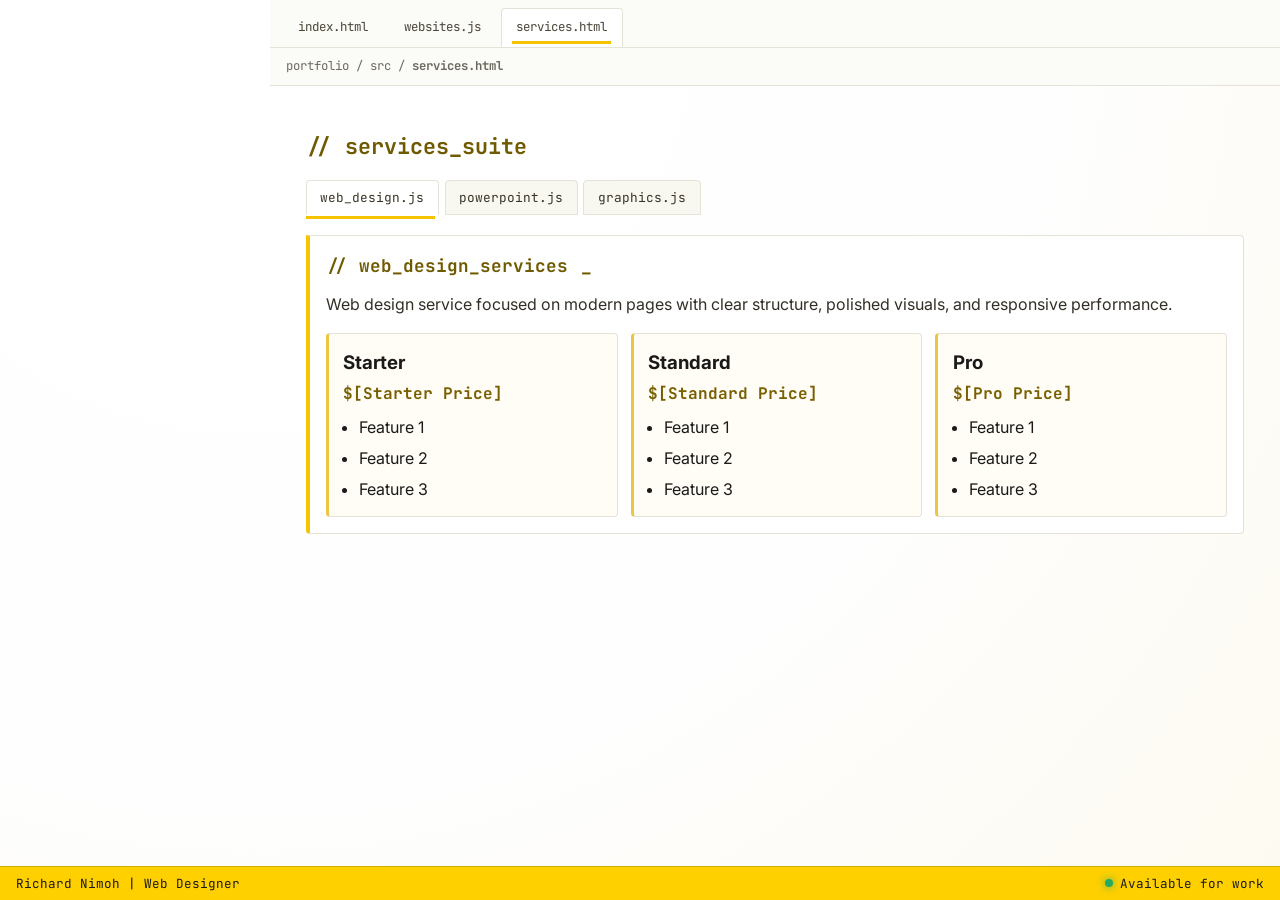
<file: services.html>
<!doctype html>
<html lang="en">
  <head>
    <meta charset="UTF-8" />
    <meta name="viewport" content="width=device-width, initial-scale=1.0" />
    <title>Homin | Services</title>
    <link rel="icon" type="image/svg+xml" href="assets/Logo.svg" />
    <link rel="preconnect" href="https://fonts.googleapis.com" />
    <link rel="preconnect" href="https://fonts.gstatic.com" crossorigin />
    <link
      href="https://fonts.googleapis.com/css2?family=Inter:wght@400;500;600;700;800&family=JetBrains+Mono:wght@400;500;700&family=Playfair+Display:ital,wght@0,600;0,700;0,800;1,700&family=Plus+Jakarta+Sans:wght@500;600;700;800&display=swap"
      rel="stylesheet"
    />
    <link
      rel="stylesheet"
      href="https://cdnjs.cloudflare.com/ajax/libs/font-awesome/6.5.2/css/all.min.css"
    />
    <link rel="stylesheet" href="style.css" />
  </head>
  <body>
    <div class="page-loader" id="pageLoader" aria-hidden="true">
      <div class="loader-inner">
        <p class="loader-type" id="loaderType" data-text="homin.dev"></p>
        <div class="loader-progress-track">
          <span class="loader-progress-bar" id="loaderProgress"></span>
        </div>
      </div>
    </div>
    <div class="top-progress" id="pageProgress" aria-hidden="true"></div>
    <div class="cursor-follower" id="cursorFollower" aria-hidden="true"></div>

    <div class="app-shell page-transition">
      <button
        class="mobile-menu-btn"
        id="menuToggle"
        aria-label="Toggle navigation"
      >
        <i class="fa-solid fa-bars"></i>
      </button>

      <aside class="sidebar" id="sidebar">
        <div class="sidebar-head">EXPLORER</div>
        <nav class="file-tree" aria-label="File navigation">
          <a class="file-item" href="index.html"
            ><i class="fa-regular fa-file-code"></i> index.html</a
          >

          <button
            class="folder-toggle is-open"
            type="button"
            data-folder-toggle
            aria-expanded="true"
            aria-controls="portfolioFolder"
          >
            <span class="folder-chevron" aria-hidden="true"
              ><i class="fa-solid fa-chevron-right"></i
            ></span>
            <span class="folder-icon" aria-hidden="true">📁</span>
            <span class="folder-label">portfolio</span>
          </button>

          <div
            class="folder-children is-open"
            id="portfolioFolder"
            data-folder-panel
          >
            <a class="file-item child-file" href="websites.html"
              ><span class="tree-prefix">├──</span>🌐 websites.html</a
            >
            <a class="file-item child-file" href="powerpoints.html"
              ><span class="tree-prefix">├──</span>📊 powerpoints.html</a
            >
            <a class="file-item child-file" href="flyers.html"
              ><span class="tree-prefix">└──</span>🎨 flyers.html</a
            >
          </div>

          <a class="file-item active" href="services.html"
            ><i class="fa-regular fa-file"></i> services.html</a
          >
        </nav>
      </aside>

      <div class="sidebar-backdrop" id="sidebarBackdrop"></div>

      <div class="main-column">
        <header class="editor-chrome">
          <div class="page-tabs" aria-label="Open tabs">
            <a class="tab-item" href="index.html">index.html</a>
            <a class="tab-item" href="websites.html">websites.js</a>
            <a class="tab-item active" href="services.html">
              services.html
              <span class="tab-dot" aria-hidden="true"></span>
            </a>
          </div>
          <div class="breadcrumb">
            <span>portfolio</span> / <span>src</span> /
            <strong>services.html</strong>
          </div>
        </header>

        <main class="content services-content">
          <section>
            <h1 class="section-comment">// services_suite</h1>
            <div class="service-tabs" role="tablist" aria-label="Service tabs">
              <button
                class="service-tab active"
                data-target="web-design"
                role="tab"
                aria-selected="true"
              >
                web_design.js
              </button>
              <button
                class="service-tab"
                data-target="powerpoint"
                role="tab"
                aria-selected="false"
              >
                powerpoint.js
              </button>
              <button
                class="service-tab"
                data-target="graphics"
                role="tab"
                aria-selected="false"
              >
                graphics.js
              </button>
            </div>

            <div class="tab-panel active" id="web-design" role="tabpanel">
              <h2 class="section-comment panel-comment">
                // web_design_services
              </h2>
              <p class="service-lead">
                Web design service focused on modern pages with clear structure,
                polished visuals, and responsive performance.
              </p>
              <div class="pricing-grid">
                <article class="price-card">
                  <h3>Starter</h3>
                  <p class="price">$[Starter Price]</p>
                  <ul>
                    <li>Feature 1</li>
                    <li>Feature 2</li>
                    <li>Feature 3</li>
                  </ul>
                </article>
                <article class="price-card">
                  <h3>Standard</h3>
                  <p class="price">$[Standard Price]</p>
                  <ul>
                    <li>Feature 1</li>
                    <li>Feature 2</li>
                    <li>Feature 3</li>
                  </ul>
                </article>
                <article class="price-card">
                  <h3>Pro</h3>
                  <p class="price">$[Pro Price]</p>
                  <ul>
                    <li>Feature 1</li>
                    <li>Feature 2</li>
                    <li>Feature 3</li>
                  </ul>
                </article>
              </div>
            </div>

            <div class="tab-panel" id="powerpoint" role="tabpanel">
              <h2 class="section-comment panel-comment">
                // presentation_design
              </h2>
              <p class="service-lead">
                Custom PowerPoint presentations built for businesses, pitches,
                meetings, and events that need clear and polished visuals
                especially ones for storytelling.
              </p>
              <div class="service-subsection">
                <h3>What's Included</h3>
                <ul>
                  <li>Slide layout design with strong visual hierarchy</li>
                  <li>Icon sourcing per topic</li>
                  <li>Brand color application across every slide</li>
                  <li>Inclusion of 3d assets to increase visual impact</li>
                </ul>
              </div>
              <div class="pricing-grid compact-pricing">
                <article class="price-card">
                  <h3>Starter</h3>
                  <p class="price">[Starter]</p>
                </article>
                <article class="price-card">
                  <h3>Standard</h3>
                  <p class="price">[Standard]</p>
                </article>
                <article class="price-card">
                  <h3>Pro</h3>
                  <p class="price">[Pro]</p>
                </article>
              </div>
            </div>

            <div class="tab-panel" id="graphics" role="tabpanel">
              <h2 class="section-comment panel-comment">
                // graphics_and_flyers
              </h2>

              <div class="service-subsection">
                <h3>Flyer Design</h3>
                <p>
                  Event flyers, promotional content designs, and social media
                  marketing designs tailored to your goals and audience.
                </p>
                <p class="price-inline">
                  Pricing: [Flyer Starter] / [Flyer Standard] / [Flyer Pro]
                </p>
              </div>

              <div class="service-subsection">
                <h3>Brand Graphics</h3>
                <p>
                  Logos, business cards, and brand kits that keep your visuals
                  consistent across online and print assets.
                </p>
                <p class="price-inline">
                  Pricing: [Brand Starter] / [Brand Standard] / [Brand Pro]
                </p>
              </div>
            </div>
          </section>
        </main>
      </div>
    </div>

    <footer class="status-bar">
      <div class="status-left">Richard Nimoh | Web Designer</div>
      <div class="status-right">
        <span class="availability-dot" aria-hidden="true"></span>Available for
        work
      </div>
    </footer>

    <script src="main.js"></script>
  </body>
</html>
</file>
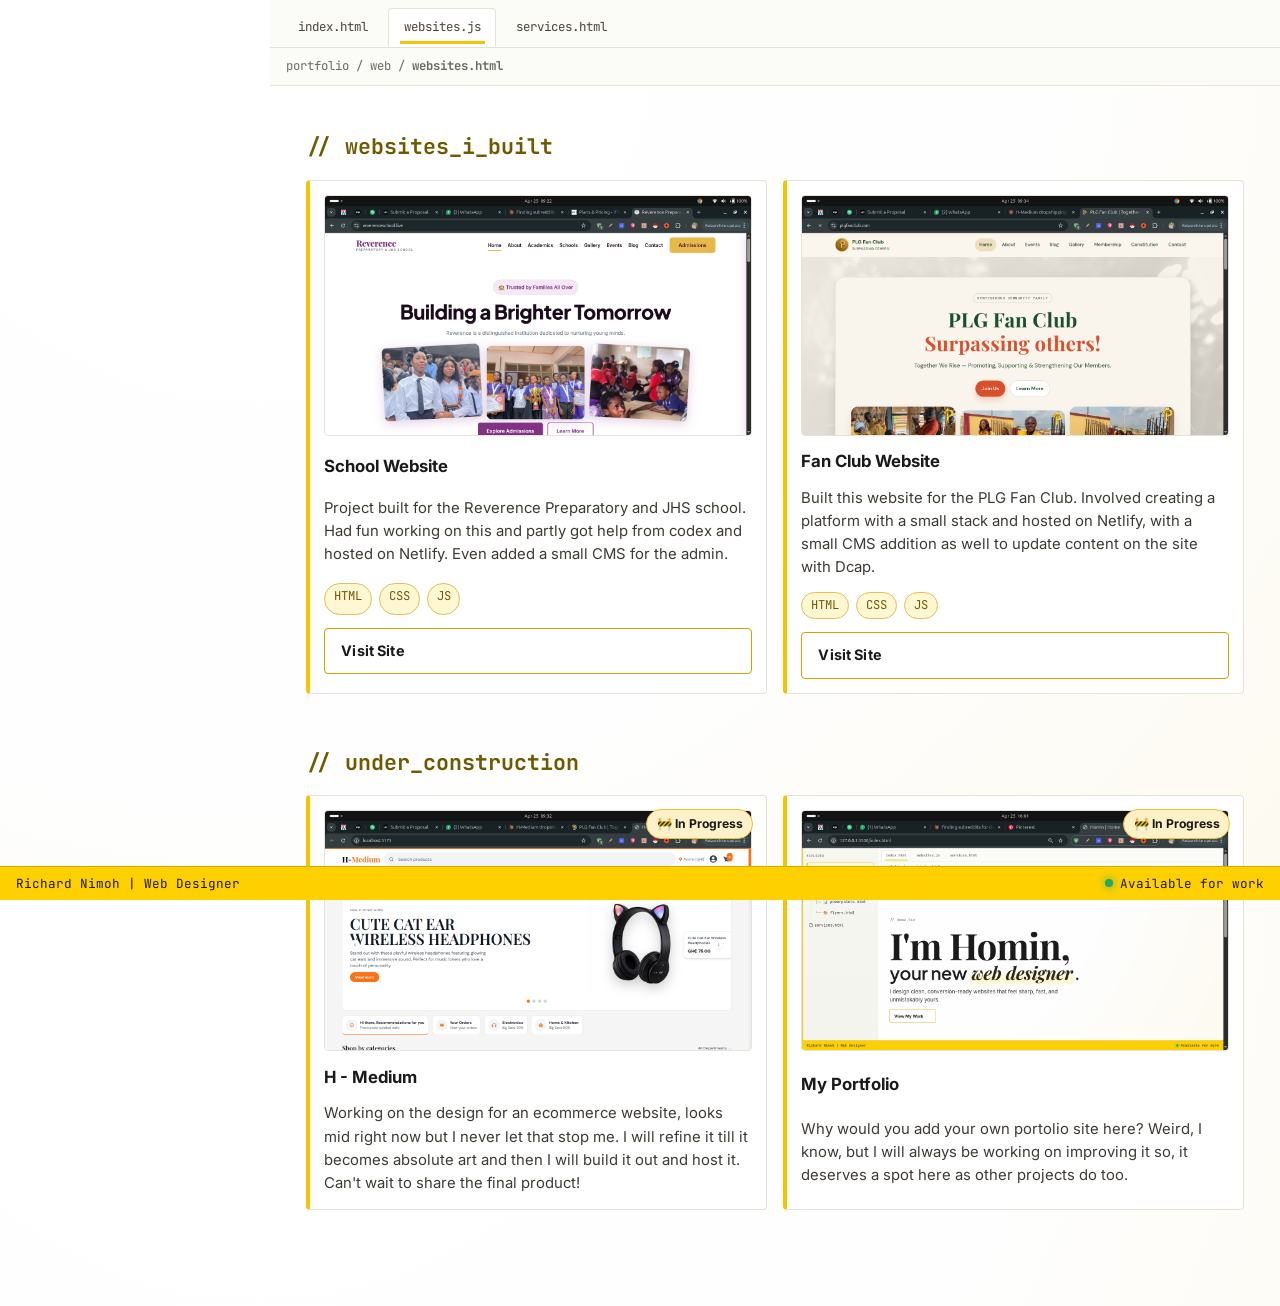
<file: websites.html>
<!doctype html>
<html lang="en">
  <head>
    <meta charset="UTF-8" />
    <meta name="viewport" content="width=device-width, initial-scale=1.0" />
    <title>Homin | Websites</title>
    <link rel="icon" type="image/svg+xml" href="assets/Logo.svg" />
    <link rel="preconnect" href="https://fonts.googleapis.com" />
    <link rel="preconnect" href="https://fonts.gstatic.com" crossorigin />
    <link
      href="https://fonts.googleapis.com/css2?family=Inter:wght@400;500;600;700;800&family=JetBrains+Mono:wght@400;500;700&family=Playfair+Display:ital,wght@0,600;0,700;0,800;1,700&family=Plus+Jakarta+Sans:wght@500;600;700;800&display=swap"
      rel="stylesheet"
    />
    <link
      rel="stylesheet"
      href="https://cdnjs.cloudflare.com/ajax/libs/font-awesome/6.5.2/css/all.min.css"
    />
    <link rel="stylesheet" href="style.css" />
  </head>
  <body>
    <div class="page-loader" id="pageLoader" aria-hidden="true">
      <div class="loader-inner">
        <p class="loader-type" id="loaderType" data-text="homin.dev"></p>
        <div class="loader-progress-track">
          <span class="loader-progress-bar" id="loaderProgress"></span>
        </div>
      </div>
    </div>
    <div class="top-progress" id="pageProgress" aria-hidden="true"></div>
    <div class="cursor-follower" id="cursorFollower" aria-hidden="true"></div>

    <div class="app-shell page-transition">
      <button
        class="mobile-menu-btn"
        id="menuToggle"
        aria-label="Toggle navigation"
      >
        <i class="fa-solid fa-bars"></i>
      </button>

      <aside class="sidebar" id="sidebar">
        <div class="sidebar-head">EXPLORER</div>
        <nav class="file-tree" aria-label="File navigation">
          <a class="file-item" href="index.html"
            ><i class="fa-regular fa-file-code"></i> index.html</a
          >

          <button
            class="folder-toggle is-open"
            type="button"
            data-folder-toggle
            aria-expanded="true"
            aria-controls="portfolioFolder"
          >
            <span class="folder-chevron" aria-hidden="true"
              ><i class="fa-solid fa-chevron-right"></i
            ></span>
            <span class="folder-icon" aria-hidden="true">📁</span>
            <span class="folder-label">portfolio</span>
          </button>

          <div
            class="folder-children is-open"
            id="portfolioFolder"
            data-folder-panel
          >
            <a class="file-item child-file active" href="websites.html"
              ><span class="tree-prefix">├──</span>🌐 websites.html</a
            >
            <a class="file-item child-file" href="powerpoints.html"
              ><span class="tree-prefix">├──</span>📊 powerpoints.html</a
            >
            <a class="file-item child-file" href="flyers.html"
              ><span class="tree-prefix">└──</span>🎨 flyers.html</a
            >
          </div>

          <a class="file-item" href="services.html"
            ><i class="fa-regular fa-file"></i> services.html</a
          >
        </nav>
      </aside>

      <div class="sidebar-backdrop" id="sidebarBackdrop"></div>

      <div class="main-column">
        <header class="editor-chrome">
          <div class="page-tabs" aria-label="Open tabs">
            <a class="tab-item" href="index.html">index.html</a>
            <a class="tab-item active" href="websites.html">
              websites.js
              <span class="tab-dot" aria-hidden="true"></span>
            </a>
            <a class="tab-item" href="services.html">services.html</a>
          </div>
          <div class="breadcrumb">
            <span>portfolio</span> / <span>web</span> /
            <strong>websites.html</strong>
          </div>
        </header>

        <main class="content portfolio-content">
          <section>
            <h1 class="section-comment">// websites_i_built</h1>
            <div class="project-grid">
              <article class="project-card">
                <img
                  class="project-thumb"
                  src="assets/websites/reverence-school.png"
                  alt="Reverence school website preview"
                  width="1366"
                  height="768"
                />
                <h3>School Website</h3>
                <p>
                  Project built for the Reverence Preparatory and JHS school.
                  Had fun working on this and partly got help from codex and
                  hosted on Netlify. Even added a small CMS for the admin.
                </p>
                <div class="tag-row">
                  <span>HTML</span>
                  <span>CSS</span>
                  <span>JS</span>
                </div>
                <a
                  class="visit-btn"
                  href="https://reverenceschool.live"
                  target="_blank"
                  >Visit Site</a
                >
              </article>

              <article class="project-card">
                <img
                  class="project-thumb"
                  src="assets/websites/plg-fan-club.png"
                  alt="PLG Fan Club website preview"
                  width="1366"
                  height="768"
                />
                <h3>Fan Club Website</h3>
                <p>
                  Built this website for the PLG Fan Club. Involved creating a
                  platform with a small stack and hosted on Netlify, with a
                  small CMS addition as well to update content on the site with
                  Dcap.
                </p>
                <div class="tag-row">
                  <span>HTML</span>
                  <span>CSS</span>
                  <span>JS</span>
                </div>
                <a
                  class="visit-btn"
                  href="https://plgfanclub.com"
                  target="_blank"
                  >Visit Site</a
                >
              </article>
            </div>
          </section>

          <section class="under-construction-wrap">
            <h2 class="section-comment">// under_construction</h2>
            <div class="project-grid">
              <article class="project-card in-progress">
                <span class="badge">🚧 In Progress</span>
                <img
                  class="project-thumb"
                  src="assets/websites/h-medium.png"
                  alt="H-Medium website preview"
                  width="1366"
                  height="768"
                />
                <h3>H - Medium</h3>
                <p>
                  Working on the design for an ecommerce website, looks mid
                  right now but I never let that stop me. I will refine it till
                  it becomes absolute art and then I will build it out and host
                  it. Can't wait to share the final product!
                </p>
              </article>

              <article class="project-card in-progress">
                <span class="badge">🚧 In Progress</span>
                <img
                  class="project-thumb"
                  src="assets/websites/my-portfolio.png"
                  alt="My Portfolio website preview"
                  width="1363"
                  height="696"
                />
                <h3>My Portfolio</h3>
                <p>
                  Why would you add your own portolio site here? Weird, I know,
                  but I will always be working on improving it so, it deserves a
                  spot here as other projects do too.
                </p>
              </article>
            </div>
          </section>
        </main>
      </div>
    </div>

    <footer class="status-bar">
      <div class="status-left">Richard Nimoh | Web Designer</div>
      <div class="status-right">
        <span class="availability-dot" aria-hidden="true"></span>Available for
        work
      </div>
    </footer>

    <script src="main.js"></script>
  </body>
</html>
</file>
<file: style.css>
:root {
  --bg: #fefefe;
  --panel: #f7f7f2;
  --chrome: #fbfbf8;
  --border: #e5e2d7;
  --text: #1a1a1a;
  --muted: #6d6a5f;
  --accent: #ffd000;
  --accent-strong: #f5c400;
  --accent-hover: #e6b800;
  --accent-soft: #fff8d6;
  --success: #24a95f;
  --sidebar-width: 270px;
  --status-height: 34px;
}

* {
  box-sizing: border-box;
  margin: 0;
  padding: 0;
}

html,
body {
  height: 100%;
}

body {
  font-family: "Inter", sans-serif;
  color: var(--text);
  background: radial-gradient(
    circle at 20% 0%,
    #ffffff 0%,
    var(--bg) 58%,
    #fdfaf0 100%
  );
  line-height: 1.55;
  overflow-x: hidden;
}

a {
  color: #7a6200;
  text-decoration: none;
}

a:hover {
  color: #5b4a00;
  text-decoration: underline;
  text-decoration-thickness: 2px;
  text-underline-offset: 3px;
  text-decoration-color: var(--accent-hover);
}

.top-progress {
  position: fixed;
  top: 0;
  left: 0;
  right: 0;
  height: 3px;
  background: var(--accent-strong);
  transform: scaleX(0);
  transform-origin: left center;
  opacity: 0;
  z-index: 120;
  pointer-events: none;
}

.top-progress.is-active {
  opacity: 1;
  transform: scaleX(1);
  transition:
    transform 230ms linear,
    opacity 120ms ease;
}

.page-loader {
  position: fixed;
  inset: 0;
  background: #fff;
  z-index: 110;
  display: grid;
  place-items: center;
  transition:
    transform 520ms cubic-bezier(0.25, 0.9, 0.25, 1),
    opacity 420ms ease;
}

.page-loader.is-exit {
  transform: translate3d(0, -100%, 0);
  opacity: 0;
  pointer-events: none;
}

.loader-inner {
  width: min(80vw, 340px);
  display: grid;
  gap: 0.7rem;
  justify-items: center;
}

.loader-type {
  font-family: "JetBrains Mono", monospace;
  font-size: clamp(1rem, 2.6vw, 1.32rem);
  letter-spacing: 0.01em;
  color: #2d2a22;
  min-height: 1.6em;
}

.loader-type::after {
  content: "|";
  display: inline-block;
  margin-left: 1px;
  animation: loader-caret 1s steps(1) infinite;
}

@keyframes loader-caret {
  0%,
  49% {
    opacity: 1;
  }
  50%,
  100% {
    opacity: 0;
  }
}

.loader-progress-track {
  width: 100%;
  height: 2px;
  background: #f0ead2;
  overflow: hidden;
}

.loader-progress-bar {
  display: block;
  width: 100%;
  height: 100%;
  background: var(--accent-strong);
  transform: scaleX(0);
  transform-origin: left center;
}

.loader-progress-bar.is-animating {
  transform: scaleX(1);
  transition: transform 1.35s ease-out;
}

.cursor-follower {
  position: fixed;
  top: 0;
  left: 0;
  width: 20px;
  height: 20px;
  border-radius: 50%;
  background: rgba(245, 196, 0, 0.38);
  pointer-events: none;
  z-index: 90;
  opacity: 0;
  transform: translate3d(-100px, -100px, 0) translate(-50%, -50%) scale(1);
  transition: opacity 180ms ease;
}

.cursor-follower.is-visible {
  opacity: 1;
}

.cursor-follower.is-hovering {
  opacity: 0.56;
}

.app-shell {
  min-height: calc(100vh - var(--status-height));
  display: grid;
  grid-template-columns: var(--sidebar-width) 1fr;
  padding-bottom: 1rem;
}

.sidebar {
  background: linear-gradient(180deg, var(--panel) 0%, #f4f4ee 100%);
  border-right: 1px solid var(--border);
  border-left: 4px solid var(--accent-strong);
  padding: 1.2rem 0.8rem;
  position: sticky;
  top: 0;
  height: calc(100vh - var(--status-height));
  overflow-y: auto;
  transform: translate3d(-30px, 0, 0);
  opacity: 0;
}

body.loaded .sidebar {
  animation: sidebar-enter 400ms cubic-bezier(0.2, 0.84, 0.32, 1) forwards;
}

@keyframes sidebar-enter {
  from {
    transform: translate3d(-30px, 0, 0);
    opacity: 0;
  }
  to {
    transform: translate3d(0, 0, 0);
    opacity: 1;
  }
}

.sidebar-head {
  font-size: 0.72rem;
  letter-spacing: 0.08em;
  color: var(--muted);
  margin-bottom: 0.9rem;
  font-family: "JetBrains Mono", monospace;
}

.file-tree {
  display: flex;
  flex-direction: column;
  gap: 0.2rem;
}

.file-item,
.folder-toggle {
  color: #2f2c25;
  border: 1px solid transparent;
  border-radius: 4px;
  padding: 0.5rem 0.6rem;
  display: flex;
  align-items: center;
  gap: 0.5rem;
  font-family: "JetBrains Mono", monospace;
  font-size: 0.83rem;
  transition:
    background 0.2s ease,
    border-color 0.2s ease;
  position: relative;
  overflow: hidden;
  opacity: 0;
  transform: translate3d(0, -10px, 0);
}

body.loaded .file-item,
body.loaded .folder-toggle {
  animation: nav-item-enter 460ms ease forwards;
  animation-delay: calc(80ms + var(--nav-order, 0) * 60ms);
}

@keyframes nav-item-enter {
  from {
    opacity: 0;
    transform: translate3d(0, -10px, 0);
  }
  to {
    opacity: 1;
    transform: translate3d(0, 0, 0);
  }
}

.file-item::before,
.folder-toggle::before {
  content: "";
  position: absolute;
  left: 0;
  top: 0;
  bottom: 0;
  width: 3px;
  background: var(--accent-strong);
  transform-origin: top center;
  transform: scaleY(0);
  transition: transform 200ms ease;
}

.file-item:hover,
.file-item:focus-visible,
.folder-toggle:hover,
.folder-toggle:focus-visible {
  background: #fffbe9;
  border-color: #f0d463;
  outline: none;
}

.file-item:hover::before,
.file-item:focus-visible::before,
.folder-toggle:hover::before,
.folder-toggle:focus-visible::before {
  transform: scaleY(1);
}

.file-item.active {
  background: var(--accent-soft);
  border-color: #ebc742;
  border-left: 3px solid var(--accent-strong);
}

.file-item.active::before {
  transform: scaleY(1);
}

.folder-toggle {
  width: 100%;
  text-align: left;
  cursor: pointer;
  background: transparent;
}

.folder-chevron {
  width: 0.85rem;
  display: inline-grid;
  place-items: center;
  color: #7f744f;
  transition: transform 200ms ease;
}

.folder-toggle.is-open .folder-chevron {
  transform: rotate(90deg);
}

.folder-icon {
  font-size: 0.92rem;
}

.folder-label {
  font-weight: 600;
  color: #3c3729;
}

.folder-children {
  display: block;
  margin-left: 1rem;
  border-left: 1px dashed #dbc76c;
  padding-left: 0.45rem;
  margin-bottom: 0.15rem;
  max-height: 0;
  overflow: hidden;
  opacity: 0;
  transition:
    max-height 280ms ease,
    opacity 200ms ease;
}

.folder-children.is-open {
  max-height: 240px;
  opacity: 1;
}

.child-file {
  padding-left: 0.45rem;
  gap: 0.35rem;
  opacity: 0;
  transform: translate3d(0, -8px, 0);
  transition:
    opacity 220ms ease,
    transform 220ms ease;
  transition-delay: calc(var(--child-order, 0) * 50ms);
}

.folder-children.is-open .child-file {
  opacity: 1;
  transform: translate3d(0, 0, 0);
}

.tree-prefix {
  color: #8a7e56;
  font-size: 0.75rem;
  letter-spacing: -0.01em;
}

.main-column {
  min-width: 0;
}

.editor-chrome {
  position: sticky;
  top: 0;
  z-index: 6;
  background: var(--chrome);
  border-bottom: 1px solid var(--border);
}

.page-tabs {
  display: flex;
  gap: 0.3rem;
  padding: 0.5rem 0.8rem 0;
  overflow-x: auto;
}

.page-tabs::-webkit-scrollbar {
  height: 6px;
}

.page-tabs::-webkit-scrollbar-thumb {
  background: #d1ccb9;
}

.tab-item {
  font-family: "JetBrains Mono", monospace;
  font-size: 0.78rem;
  color: #4b4538;
  padding: 0.5rem 0.9rem 0.6rem;
  border: 1px solid transparent;
  border-top-left-radius: 4px;
  border-top-right-radius: 4px;
  background: transparent;
  position: relative;
}

.tab-item:hover {
  text-decoration: none;
  background: #fffbe9;
}

.tab-item.active {
  background: #ffffff;
  border-color: var(--border);
  border-bottom-color: #ffffff;
}

.tab-item.active::after {
  content: "";
  position: absolute;
  left: 0.65rem;
  right: 0.65rem;
  bottom: 0.12rem;
  height: 3px;
  background: var(--accent-strong);
}

.tab-dot {
  display: none;
}

.breadcrumb {
  font-size: 0.77rem;
  font-family: "JetBrains Mono", monospace;
  color: var(--muted);
  border-top: 1px solid var(--border);
  padding: 0.5rem 1rem 0.6rem;
}

.content {
  padding: 2.8rem clamp(1.1rem, 2.8vw, 2.7rem) 5rem;
}

.hero {
  min-height: clamp(500px, 84vh, 860px);
  display: flex;
  flex-direction: column;
  justify-content: center;
  gap: 1.2rem;
}

.section-label {
  font-family: "JetBrains Mono", monospace;
  color: var(--muted);
  font-size: 0.86rem;
}

.hero-headline {
  display: grid;
  gap: 0.25rem;
  max-width: 1100px;
}

.hero-name {
  font-family: "Playfair Display", serif;
  font-size: clamp(2.8rem, 8.5vw, 8.2rem);
  line-height: 0.95;
  font-weight: 700;
  letter-spacing: -0.02em;
}

.hero-word,
.hero-role-line,
.hero .primary-btn {
  opacity: 0;
  transform: translate3d(0, 36px, 0);
}

.hero-word.word-two {
  font-family: "Playfair Display", serif;
  font-style: italic;
  font-weight: 700;
}

.hero-word.is-visible,
.hero-role-line.is-visible,
.hero .primary-btn.is-visible {
  opacity: 1;
  transform: translate3d(0, 0, 0);
  transition:
    transform 520ms cubic-bezier(0.22, 1, 0.36, 1),
    opacity 520ms ease;
}

.hero-role-line {
  font-family: "Plus Jakarta Sans", sans-serif;
  font-size: clamp(1.8rem, 4.4vw, 4rem);
  font-weight: 600;
  line-height: 1.03;
  letter-spacing: -0.01em;
}

.hero-role {
  font-family: "Playfair Display", serif;
  font-style: italic;
  font-weight: 700;
  color: #2a2516;
  background: linear-gradient(transparent 58%, var(--accent-soft) 58%);
  padding-inline: 0.08em;
}

.cursor {
  display: inline-block;
  margin-left: 0.12rem;
  color: #3a2f04;
  animation: none;
  opacity: 0;
}

body.hero-ready .cursor {
  opacity: 1;
  animation: cursor-blink 1s steps(1) infinite;
}

@keyframes cursor-blink {
  0%,
  49% {
    opacity: 1;
  }
  50%,
  100% {
    opacity: 0;
  }
}

.hero-subtext {
  max-width: 620px;
  color: #37342d;
  font-size: clamp(1rem, 1.45vw, 1.18rem);
}

.primary-btn,
.visit-btn {
  align-self: flex-start;
  border: 1px solid #cda300;
  background: transparent;
  color: var(--text);
  border-radius: 4px;
  padding: 0.7rem 1.45rem 0.7rem 1rem;
  font-weight: 700;
  font-size: 0.9rem;
  letter-spacing: 0.01em;
  position: relative;
  overflow: hidden;
  transition:
    transform 200ms ease,
    box-shadow 200ms ease;
}

.primary-btn::before,
.visit-btn::before {
  content: "";
  position: absolute;
  inset: 0;
  background: var(--accent);
  transform-origin: left center;
  transform: scaleX(0);
  transition: transform 220ms ease;
  z-index: -1;
}

.primary-btn::after,
.visit-btn::after {
  content: "→";
  display: inline-block;
  margin-left: 0.35rem;
  transform: translate3d(-8px, 0, 0);
  opacity: 0;
  transition:
    transform 220ms ease,
    opacity 220ms ease;
}

.primary-btn:hover,
.visit-btn:hover {
  text-decoration: none;
  transform: translate3d(0, -2px, 0);
  box-shadow: 0 10px 22px rgba(224, 182, 17, 0.3);
}

.primary-btn:hover::before,
.visit-btn:hover::before,
.primary-btn:focus-visible::before,
.visit-btn:focus-visible::before {
  transform: scaleX(1);
}

.primary-btn:hover::after,
.visit-btn:hover::after,
.primary-btn:focus-visible::after,
.visit-btn:focus-visible::after {
  transform: translate3d(0, 0, 0);
  opacity: 1;
}

.section-comment {
  font-family: "JetBrains Mono", monospace;
  color: #6f5a00;
  font-size: clamp(1rem, 2vw, 1.35rem);
  margin-bottom: 1rem;
  min-height: 1.35em;
}

.section-comment.is-typing::after {
  content: "_";
  margin-left: 2px;
  animation: loader-caret 0.8s steps(1) infinite;
}

.sub-comment {
  margin-top: 1.75rem;
}

.panel-comment {
  font-size: clamp(0.95rem, 1.6vw, 1.1rem);
  margin-bottom: 0.8rem;
}

.code-block-section,
.testimonials-section,
.contact-section,
.under-construction-wrap {
  margin-top: clamp(2.2rem, 4vw, 4rem);
}

.code-block {
  background: #fffeff;
  border: 1px solid var(--border);
  border-left: 4px solid var(--accent-strong);
  border-radius: 4px;
  display: grid;
  grid-template-columns: 58px 1fr;
  overflow: hidden;
}

.line-numbers {
  background: #f4f3ec;
  border-right: 1px solid var(--border);
  color: #8d866f;
  font-family: "JetBrains Mono", monospace;
  font-size: 0.79rem;
  padding: 0.95rem 0.6rem;
  display: grid;
  gap: 0.65rem;
  justify-items: end;
}

.line-content {
  padding: 0.95rem 1rem;
  display: grid;
  gap: 0.66rem;
}

.about-letter-card {
  max-width: 780px;
  margin: 0 auto;
  background: #fffef8;
  border: 1px solid #eee4bd;
  border-left: 4px solid #ffd000;
  border-radius: 4px;
  padding: 44px;
  color: #28251f;
  font-family: "Inter", "Plus Jakarta Sans", sans-serif;
  font-size: 16px;
  line-height: 1.8;
  box-shadow: 0 18px 45px rgba(26, 26, 26, 0.055);
}

.about-letter-card p + p {
  margin-top: 24px;
}

.letter-opening {
  font-size: 1.18rem;
  font-weight: 700;
  color: #1d1a14;
}

.letter-signoff {
  margin-top: 30px;
  text-align: right;
}

.letter-signoff p {
  font-style: italic;
}

.letter-signoff p + p {
  margin-top: 8px;
}

.letter-signoff .letter-tagline {
  font-family: "JetBrains Mono", monospace;
  font-size: 0.76rem;
  line-height: 1.6;
  color: var(--muted);
  font-style: normal;
}

.testimonials-row {
  position: relative;
  isolation: isolate;
  cursor: grab;
  overflow-x: auto;
  overflow-y: hidden;
  padding: 0.25rem 0.15rem 0.7rem;
  scroll-behavior: smooth;
  scrollbar-width: none;
}

.testimonials-row::-webkit-scrollbar {
  display: none;
}

.testimonials-row::before,
.testimonials-row::after {
  content: "";
  position: absolute;
  top: 0;
  bottom: 0;
  width: 80px;
  z-index: 3;
  pointer-events: none;
}

.testimonials-row::before {
  left: 0;
  background: linear-gradient(90deg, #ffffff 0%, rgba(255, 255, 255, 0) 100%);
}

.testimonials-row::after {
  right: 0;
  background: linear-gradient(90deg, rgba(255, 255, 255, 0) 0%, #ffffff 100%);
}

.testimonials-row.is-dragging {
  cursor: grabbing;
  scroll-behavior: auto;
}

.testimonials-track {
  display: flex;
  width: max-content;
  animation: scroll 30s linear infinite;
  will-change: transform;
}

.testimonials-track:hover,
.testimonials-track.is-paused {
  animation-play-state: paused;
}

.testimonials-set {
  flex: 0 0 auto;
  display: flex;
  gap: 1rem;
  padding-right: 1rem;
}

@keyframes scroll {
  0% {
    transform: translateX(0);
  }
  100% {
    transform: translateX(-50%);
  }
}

.testimonial-card {
  flex: 0 0 min(320px, 82vw);
  scroll-snap-align: start;
  background: #ffffff;
  border: 1px solid #eee7d1;
  border-radius: 8px;
  padding: 24px;
  display: flex;
  flex-direction: column;
  gap: 0.9rem;
  box-shadow: 0 12px 30px rgba(26, 26, 26, 0.055);
  transition:
    border-color 200ms ease,
    box-shadow 200ms ease,
    transform 200ms ease;
}

.testimonial-card:hover {
  border-color: #ffd000;
  box-shadow:
    0 18px 38px rgba(26, 26, 26, 0.08),
    0 0 0 3px rgba(255, 208, 0, 0.16);
  transform: translateY(-6px);
}

.testimonial-media {
  width: 100%;
  aspect-ratio: var(--testimonial-media-ratio, 693 / 226);
  border: 2px solid #ffd000;
  border-radius: 12px;
  padding: 0;
  background: #f0f0f0;
  cursor: pointer;
  overflow: hidden;
  display: grid;
  place-items: center;
  color: #999999;
  font-family: "JetBrains Mono", monospace;
  font-size: 1.45rem;
  font-weight: 700;
  transition:
    box-shadow 200ms ease,
    transform 200ms ease;
}

.testimonial-media:hover,
.testimonial-media:focus-visible {
  box-shadow: 0 0 0 4px rgba(255, 208, 0, 0.2);
  outline: none;
  transform: translateY(-2px);
}

.testimonial-media img {
  width: 100%;
  height: 100%;
  display: block;
  object-fit: cover;
}

.quote {
  color: #2d2922;
  font-size: 16px;
  font-style: italic;
  line-height: 1.6;
}

.client-name {
  margin-top: auto;
  font-weight: 700;
  font-size: 0.96rem;
}

.service-used {
  font-size: 0.78rem;
  color: #888888;
  font-family: "JetBrains Mono", monospace;
}

.testimonial-modal {
  position: fixed;
  inset: 0;
  z-index: 130;
  display: grid;
  place-items: center;
  padding: 2rem;
  background: rgba(0, 0, 0, 0.85);
  opacity: 0;
  pointer-events: none;
  transition: opacity 300ms ease;
}

.testimonial-modal.is-open {
  opacity: 1;
  pointer-events: auto;
}

.testimonial-modal-content {
  width: min(760px, calc(100vw - 4rem));
  display: grid;
  place-items: center;
  transform: scale(0.8);
  transition: transform 300ms ease;
}

.testimonial-modal.is-open .testimonial-modal-content {
  transform: scale(1);
}

.testimonial-modal-image,
.testimonial-modal-placeholder {
  max-width: 100%;
  max-height: calc(100vh - 8rem);
  border: 2px solid #ffd000;
  border-radius: 18px;
  box-shadow: 0 24px 70px rgba(0, 0, 0, 0.45);
}

.testimonial-modal-image {
  display: block;
  width: auto;
  height: auto;
  object-fit: contain;
  background: #ffffff;
}

.testimonial-modal-placeholder {
  width: 100%;
  aspect-ratio: 1;
  background: #f0f0f0;
  color: #999999;
  display: grid;
  place-items: center;
  font-family: "JetBrains Mono", monospace;
  font-size: clamp(3rem, 12vw, 6rem);
  font-weight: 700;
}

.testimonial-modal-close {
  position: fixed;
  top: 1.25rem;
  right: 1.25rem;
  width: 44px;
  height: 44px;
  border: 1px solid #cda300;
  border-radius: 4px;
  background: #ffd000;
  color: #1a1a1a;
  font-size: 1.35rem;
  font-weight: 800;
  cursor: pointer;
  box-shadow: 0 12px 26px rgba(0, 0, 0, 0.24);
}

.testimonial-modal-close:hover,
.testimonial-modal-close:focus-visible {
  background: #ffe15c;
  outline: 2px solid #ffffff;
  outline-offset: 3px;
}

body.testimonial-modal-open {
  overflow: hidden;
}

.project-grid {
  display: grid;
  grid-template-columns: repeat(auto-fit, minmax(240px, 1fr));
  gap: 1rem;
}

.project-card {
  position: relative;
  background: #fff;
  border: 1px solid var(--border);
  border-left: 4px solid var(--accent-strong);
  border-radius: 4px;
  padding: 0.9rem;
  display: grid;
  gap: 0.8rem;
  transition:
    transform 200ms ease,
    box-shadow 200ms ease,
    border-color 200ms ease;
}

.project-card:hover {
  transform: translate3d(0, -6px, 0);
  border-color: #dfb900;
  box-shadow: 0 14px 30px rgba(26, 26, 26, 0.09);
}

.thumb-placeholder {
  min-height: 130px;
  background: repeating-linear-gradient(
    -45deg,
    #fffbeb,
    #fffbeb 12px,
    #f8efcc 12px,
    #f8efcc 24px
  );
  border: 1px dashed #d3b247;
  border-radius: 4px;
  color: #5f5230;
  font-size: 0.78rem;
  font-family: "JetBrains Mono", monospace;
  display: grid;
  place-items: center;
  text-transform: uppercase;
  letter-spacing: 0.06em;
}

.project-thumb {
  width: 100%;
  height: auto;
  aspect-ratio: 16 / 9;
  object-fit: cover;
  display: block;
  border: 1px solid var(--border);
  border-radius: 4px;
  background: #f7f4ec;
  cursor: pointer;
}

.instagram-section .project-thumb {
  aspect-ratio: 1 / 1;
}

.image-modal {
  position: fixed;
  inset: 0;
  z-index: 130;
  display: grid;
  place-items: center;
  padding: 1.5rem;
  background: rgba(0, 0, 0, 0.88);
  opacity: 0;
  pointer-events: none;
  transition: opacity 250ms ease;
}

.image-modal.is-open {
  opacity: 1;
  pointer-events: auto;
}

.image-modal-content {
  width: min(960px, calc(100vw - 3rem));
  max-height: calc(100vh - 3rem);
  display: grid;
  place-items: center;
  transform: scale(0.92);
  transition: transform 250ms ease;
}

.image-modal.is-open .image-modal-content {
  transform: scale(1);
}

.image-modal-image {
  max-width: 100%;
  max-height: calc(100vh - 6rem);
  width: auto;
  height: auto;
  object-fit: contain;
  display: block;
  border: 2px solid #ffd000;
  border-radius: 18px;
  box-shadow: 0 24px 70px rgba(0, 0, 0, 0.45);
  background: #ffffff;
}

.image-modal-close {
  position: fixed;
  top: 1.25rem;
  right: 1.25rem;
  width: 44px;
  height: 44px;
  border: 1px solid #cda300;
  border-radius: 4px;
  background: #ffd000;
  color: #1a1a1a;
  font-size: 1.25rem;
  font-weight: 800;
  cursor: pointer;
  box-shadow: 0 12px 26px rgba(0, 0, 0, 0.24);
}

.image-modal-close:hover,
.image-modal-close:focus-visible {
  background: #ffe15c;
  outline: 2px solid #ffffff;
  outline-offset: 3px;
}

body.image-modal-open {
  overflow: hidden;
}

.project-card h3 {
  font-size: 1.05rem;
}

.project-card p {
  color: #3e3a33;
  font-size: 0.93rem;
}

.tag-row,
.meta-row {
  display: flex;
  flex-wrap: wrap;
  gap: 0.45rem;
}

.tag-row span,
.meta-row span {
  border: 1px solid #e1c058;
  background: #fff6d2;
  color: #6f5808;
  font-size: 0.76rem;
  font-family: "JetBrains Mono", monospace;
  border-radius: 999px;
  padding: 0.2rem 0.55rem;
}

.badge {
  position: absolute;
  top: 0.8rem;
  right: 0.8rem;
  font-size: 0.76rem;
  font-weight: 700;
  border-radius: 999px;
  padding: 0.3rem 0.6rem;
  border: 1px solid #e8be42;
  background: #fff1c7;
}

.service-tabs {
  display: flex;
  gap: 0.35rem;
  margin-bottom: 1rem;
  flex-wrap: wrap;
  position: relative;
  padding-bottom: 4px;
  --indicator-x: 0px;
  --indicator-w: 0px;
}

.service-tabs::after {
  content: "";
  position: absolute;
  left: 0;
  bottom: 0;
  height: 3px;
  width: var(--indicator-w);
  background: var(--accent-strong);
  transform: translate3d(var(--indicator-x), 0, 0);
  transition:
    transform 250ms ease,
    width 250ms ease;
}

.service-tab {
  border: 1px solid var(--border);
  background: #f8f7f0;
  color: #3a3427;
  border-radius: 4px 4px 0 0;
  padding: 0.5rem 0.85rem;
  font-family: "JetBrains Mono", monospace;
  font-size: 0.8rem;
  cursor: pointer;
  transition:
    background 180ms ease,
    border-color 180ms ease;
}

.service-tab:hover,
.service-tab:focus-visible {
  background: #fff7d6;
  border-color: #e1be4d;
  outline: none;
}

.service-tab.active {
  background: #fff;
  border-bottom-color: #fff;
}

.tab-panel {
  display: none;
  background: #fff;
  border: 1px solid var(--border);
  border-left: 4px solid var(--accent-strong);
  border-radius: 0 4px 4px 4px;
  padding: 1rem;
}

.tab-panel.active {
  display: block;
}

.service-lead {
  margin-bottom: 1rem;
  color: #332f27;
}

.pricing-grid {
  display: grid;
  grid-template-columns: repeat(auto-fit, minmax(200px, 1fr));
  gap: 0.8rem;
}

.compact-pricing .price-card {
  min-height: 100%;
}

.price-card {
  border: 1px solid var(--border);
  background: #fffdf6;
  border-left: 3px solid #ebc642;
  border-radius: 4px;
  padding: 0.9rem;
}

.price-card h3 {
  margin-bottom: 0.3rem;
}

.price {
  color: #785f00;
  font-weight: 700;
  margin-bottom: 0.5rem;
  font-family: "JetBrains Mono", monospace;
}

.price-inline {
  margin-top: 0.45rem;
  font-family: "JetBrains Mono", monospace;
  color: #6a5607;
}

.price-card ul,
.service-subsection ul {
  margin-left: 1rem;
  display: grid;
  gap: 0.4rem;
}

.service-subsection + .service-subsection {
  margin-top: 1.15rem;
}

.service-subsection h3 {
  margin-bottom: 0.6rem;
}

.reveal-item {
  opacity: 0;
  transform: translate3d(0, 22px, 0);
  transition:
    opacity 560ms ease,
    transform 560ms cubic-bezier(0.22, 1, 0.36, 1);
  transition-delay: var(--reveal-delay, 0ms);
}

.reveal-item.in-view {
  opacity: 1;
  transform: translate3d(0, 0, 0);
}

.status-bar {
  position: fixed;
  bottom: 0;
  left: 0;
  right: 0;
  height: var(--status-height);
  background: #ffd000;
  color: #1a1a1a;
  border-top: 1px solid #d4ad00;
  display: flex;
  align-items: center;
  justify-content: space-between;
  gap: 1rem;
  padding: 0 1rem;
  font-size: 0.79rem;
  z-index: 20;
  font-family: "JetBrains Mono", monospace;
}

.status-right {
  display: flex;
  align-items: center;
  gap: 0.45rem;
}

.availability-dot {
  width: 8px;
  height: 8px;
  border-radius: 50%;
  background: #24a95f;
  box-shadow: 0 0 8px rgba(36, 169, 95, 0.9);
  animation: availability-pulse 1.8s ease-in-out infinite;
}

@keyframes availability-pulse {
  0%,
  100% {
    transform: scale(0.9);
    opacity: 0.65;
  }
  50% {
    transform: scale(1.16);
    opacity: 1;
  }
}

.mobile-menu-btn {
  display: none;
  position: fixed;
  top: 0.65rem;
  left: 0.8rem;
  z-index: 30;
  border: 1px solid #dfc35a;
  background: #fffdf5;
  color: #3a3324;
  width: 40px;
  height: 40px;
  border-radius: 4px;
}

.sidebar-backdrop {
  display: none;
}

.page-transition {
  animation: page-fade-in 300ms cubic-bezier(0.2, 0.7, 0.2, 1);
}

body.page-fade-out .app-shell,
body.page-fade-out .status-bar {
  animation: page-fade-out 200ms ease forwards;
}

@keyframes page-fade-in {
  from {
    opacity: 0;
    transform: translate3d(0, 20px, 0);
  }
  to {
    opacity: 1;
    transform: translate3d(0, 0, 0);
  }
}

@keyframes page-fade-out {
  from {
    opacity: 1;
    transform: translate3d(0, 0, 0);
  }
  to {
    opacity: 0;
    transform: translate3d(0, -20px, 0);
  }
}

@media (max-width: 900px) {
  .app-shell {
    grid-template-columns: 1fr;
  }

  .mobile-menu-btn {
    display: grid;
    place-items: center;
  }

  .sidebar {
    position: fixed;
    top: 0;
    left: 0;
    width: min(86vw, 300px);
    height: calc(100vh - var(--status-height));
    transform: translate3d(-103%, 0, 0);
    transition: transform 250ms ease;
    z-index: 35;
    opacity: 1;
  }

  body.loaded .sidebar {
    animation: none;
  }

  body.sidebar-open .sidebar {
    transform: translate3d(0, 0, 0);
  }

  .sidebar-backdrop {
    position: fixed;
    top: 0;
    left: 0;
    width: 100%;
    height: calc(100vh - var(--status-height));
    background: rgba(26, 26, 26, 0.15);
    z-index: 25;
  }

  body.sidebar-open .sidebar-backdrop {
    display: block;
  }

  .editor-chrome {
    padding-left: 3.4rem;
  }

  .page-tabs {
    padding-top: 0.35rem;
  }

  .page-tabs .tab-item:not(.active) {
    display: none;
  }

  .tab-item.active {
    border-radius: 4px;
    border-bottom-color: var(--border);
  }

  .tab-item.active::after {
    left: 0.5rem;
    right: 0.5rem;
  }

  .content {
    padding-top: 1.7rem;
  }

  .hero {
    min-height: 76vh;
  }

  .status-bar {
    font-size: 0.67rem;
    padding: 0 0.55rem;
  }
}

@media (max-width: 700px) {
  .testimonials-row {
    cursor: default;
    overflow-x: visible;
    padding-right: 0;
    padding-left: 0;
  }

  .testimonials-row::before,
  .testimonials-row::after {
    display: none;
  }

  .testimonials-track {
    width: 100%;
    animation: none;
  }

  .testimonials-set {
    width: 100%;
    flex-direction: column;
    padding-right: 0;
  }

  .testimonials-set.is-clone {
    display: none;
  }

  .testimonial-card {
    width: 100%;
    flex-basis: auto;
  }

  .testimonial-modal {
    padding: 1.25rem;
  }

  .testimonial-modal-content {
    width: min(600px, calc(100vw - 2.5rem));
  }
}

@media (max-width: 560px) {
  .hero-name {
    line-height: 1.01;
  }

  .hero-role-line {
    line-height: 1.07;
  }

  .code-block {
    grid-template-columns: 43px 1fr;
  }

  .line-numbers {
    font-size: 0.7rem;
    gap: 0.75rem;
  }

  .line-content {
    font-size: 0.93rem;
  }

  .about-letter-card {
    padding: 40px;
  }
}

@media (pointer: coarse), (max-width: 900px) {
  .cursor-follower {
    display: none;
  }
}

@media (prefers-reduced-motion: reduce) {
  * {
    animation-duration: 0.01ms !important;
    animation-iteration-count: 1 !important;
    transition-duration: 0.01ms !important;
    scroll-behavior: auto !important;
  }

  .page-loader {
    display: none;
  }

  .cursor-follower,
  .top-progress {
    display: none;
  }

  .testimonials-track {
    animation: none !important;
  }

  .file-item,
  .folder-toggle,
  .sidebar {
    opacity: 1;
    transform: none;
  }
}
</file>
